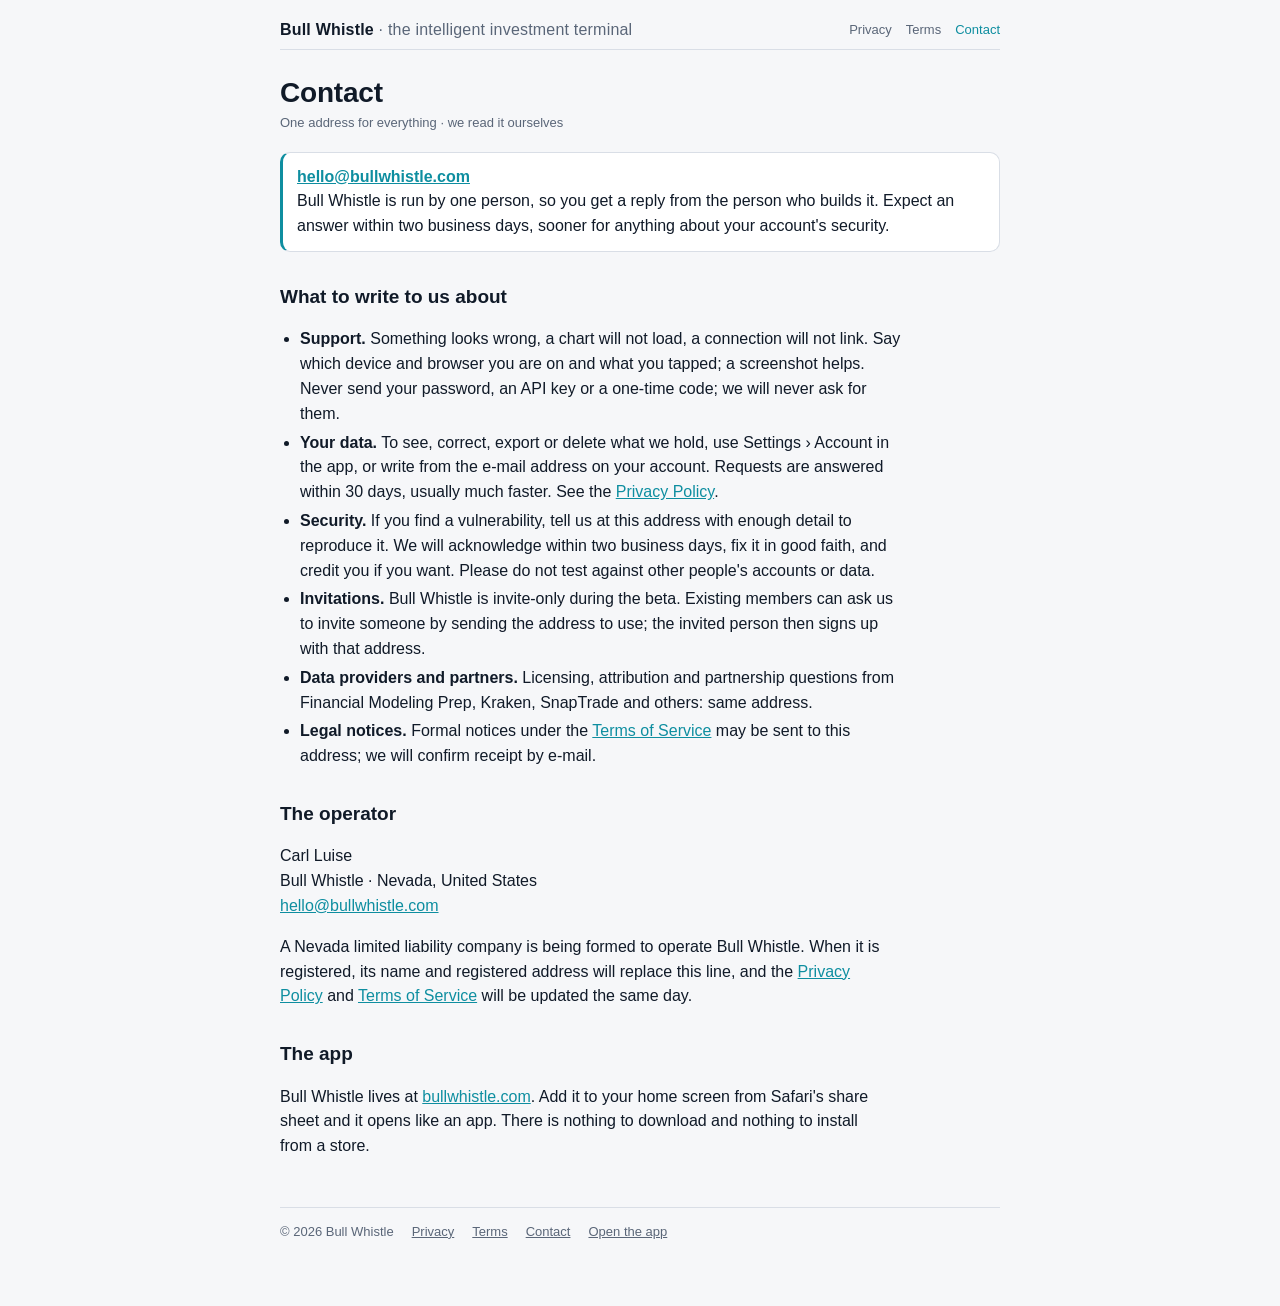
<file: contact.html>
<!DOCTYPE html>
<html lang="en">
<head>
<meta charset="utf-8">
<meta name="viewport" content="width=device-width, initial-scale=1, viewport-fit=cover">
<title>Bull Whistle — Contact</title>
<meta name="description" content="How to reach Bull Whistle: support, data requests, security reports, invitations.">
<link rel="icon" href="favicon-32.png" sizes="32x32">
<link rel="stylesheet" href="legal.css">
</head>
<body>
<div class="wrap">
<header class="top">
  <a class="brand" href="./">Bull Whistle <span>· the intelligent investment terminal</span></a>
  <nav><a href="privacy.html">Privacy</a><a href="terms.html">Terms</a><a href="contact.html" aria-current="page">Contact</a></nav>
</header>

<h1>Contact</h1>
<p class="meta">One address for everything · we read it ourselves</p>

<div class="note">
<b><a href="mailto:hello@bullwhistle.com">hello@bullwhistle.com</a></b><br>
Bull Whistle is run by one person, so you get a reply from the person who builds it. Expect an answer within two business days, sooner
for anything about your account's security.
</div>

<h2>What to write to us about</h2>
<ul>
<li><b>Support.</b> Something looks wrong, a chart will not load, a connection will not link. Say which device and browser you are on and
what you tapped; a screenshot helps. Never send your password, an API key or a one-time code; we will never ask for them.</li>
<li><b>Your data.</b> To see, correct, export or delete what we hold, use Settings › Account in the app, or write from the e-mail address
on your account. Requests are answered within 30 days, usually much faster. See the <a href="privacy.html#rights">Privacy Policy</a>.</li>
<li><b>Security.</b> If you find a vulnerability, tell us at this address with enough detail to reproduce it. We will acknowledge within two
business days, fix it in good faith, and credit you if you want. Please do not test against other people's accounts or data.</li>
<li><b>Invitations.</b> Bull Whistle is invite-only during the beta. Existing members can ask us to invite someone by sending the address
to use; the invited person then signs up with that address.</li>
<li><b>Data providers and partners.</b> Licensing, attribution and partnership questions from Financial Modeling Prep, Kraken, SnapTrade
and others: same address.</li>
<li><b>Legal notices.</b> Formal notices under the <a href="terms.html">Terms of Service</a> may be sent to this address; we will confirm
receipt by e-mail.</li>
</ul>

<h2>The operator</h2>
<p>Carl Luise<br>Bull Whistle · Nevada, United States<br>
<a href="mailto:hello@bullwhistle.com">hello@bullwhistle.com</a></p>
<p>A Nevada limited liability company is being formed to operate Bull Whistle. When it is registered, its name and registered address
will replace this line, and the <a href="privacy.html">Privacy Policy</a> and <a href="terms.html">Terms of Service</a> will be updated the
same day.</p>

<h2>The app</h2>
<p>Bull Whistle lives at <a href="https://bullwhistle.com">bullwhistle.com</a>. Add it to your home screen from Safari's share sheet and it
opens like an app. There is nothing to download and nothing to install from a store.</p>

<footer class="foot">
<span>© 2026 Bull Whistle</span>
<a href="privacy.html">Privacy</a><a href="terms.html">Terms</a><a href="contact.html">Contact</a><a href="./">Open the app</a>
</footer>
</div>
</body>
</html>
</file>
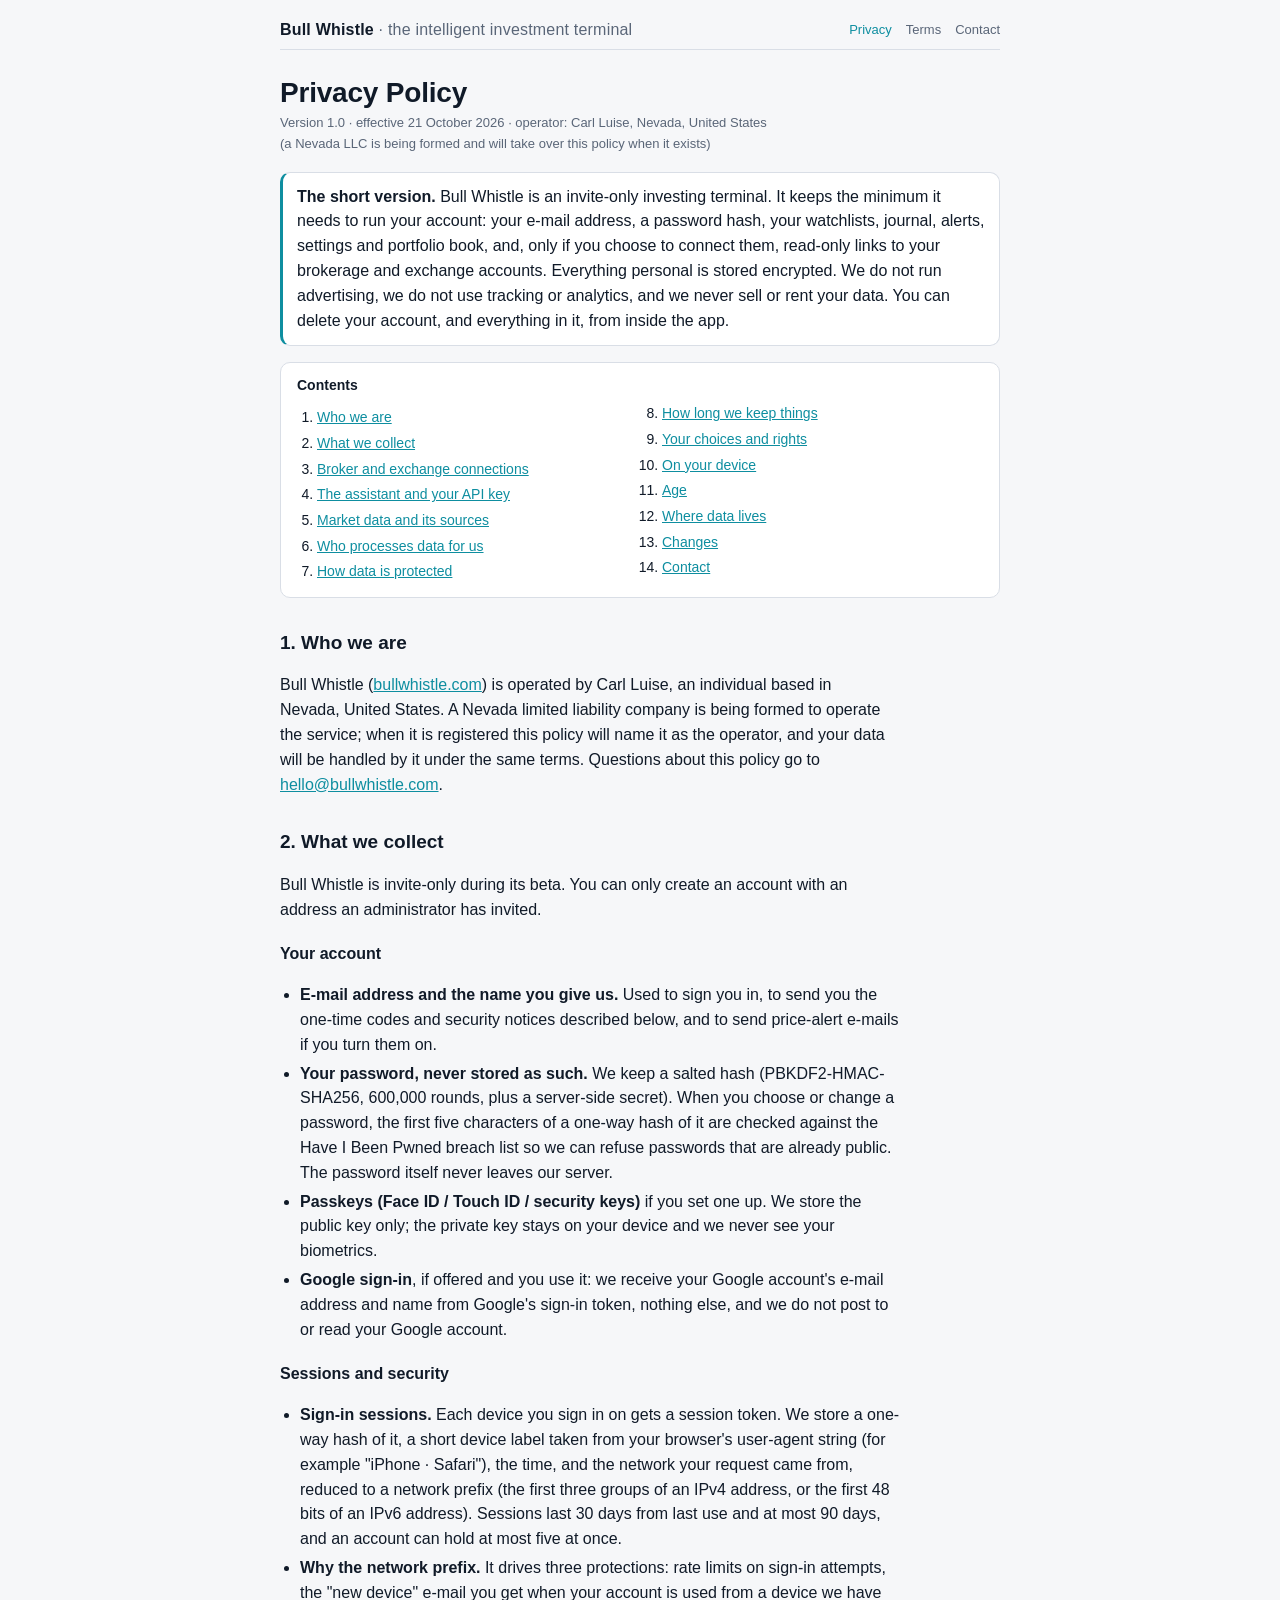
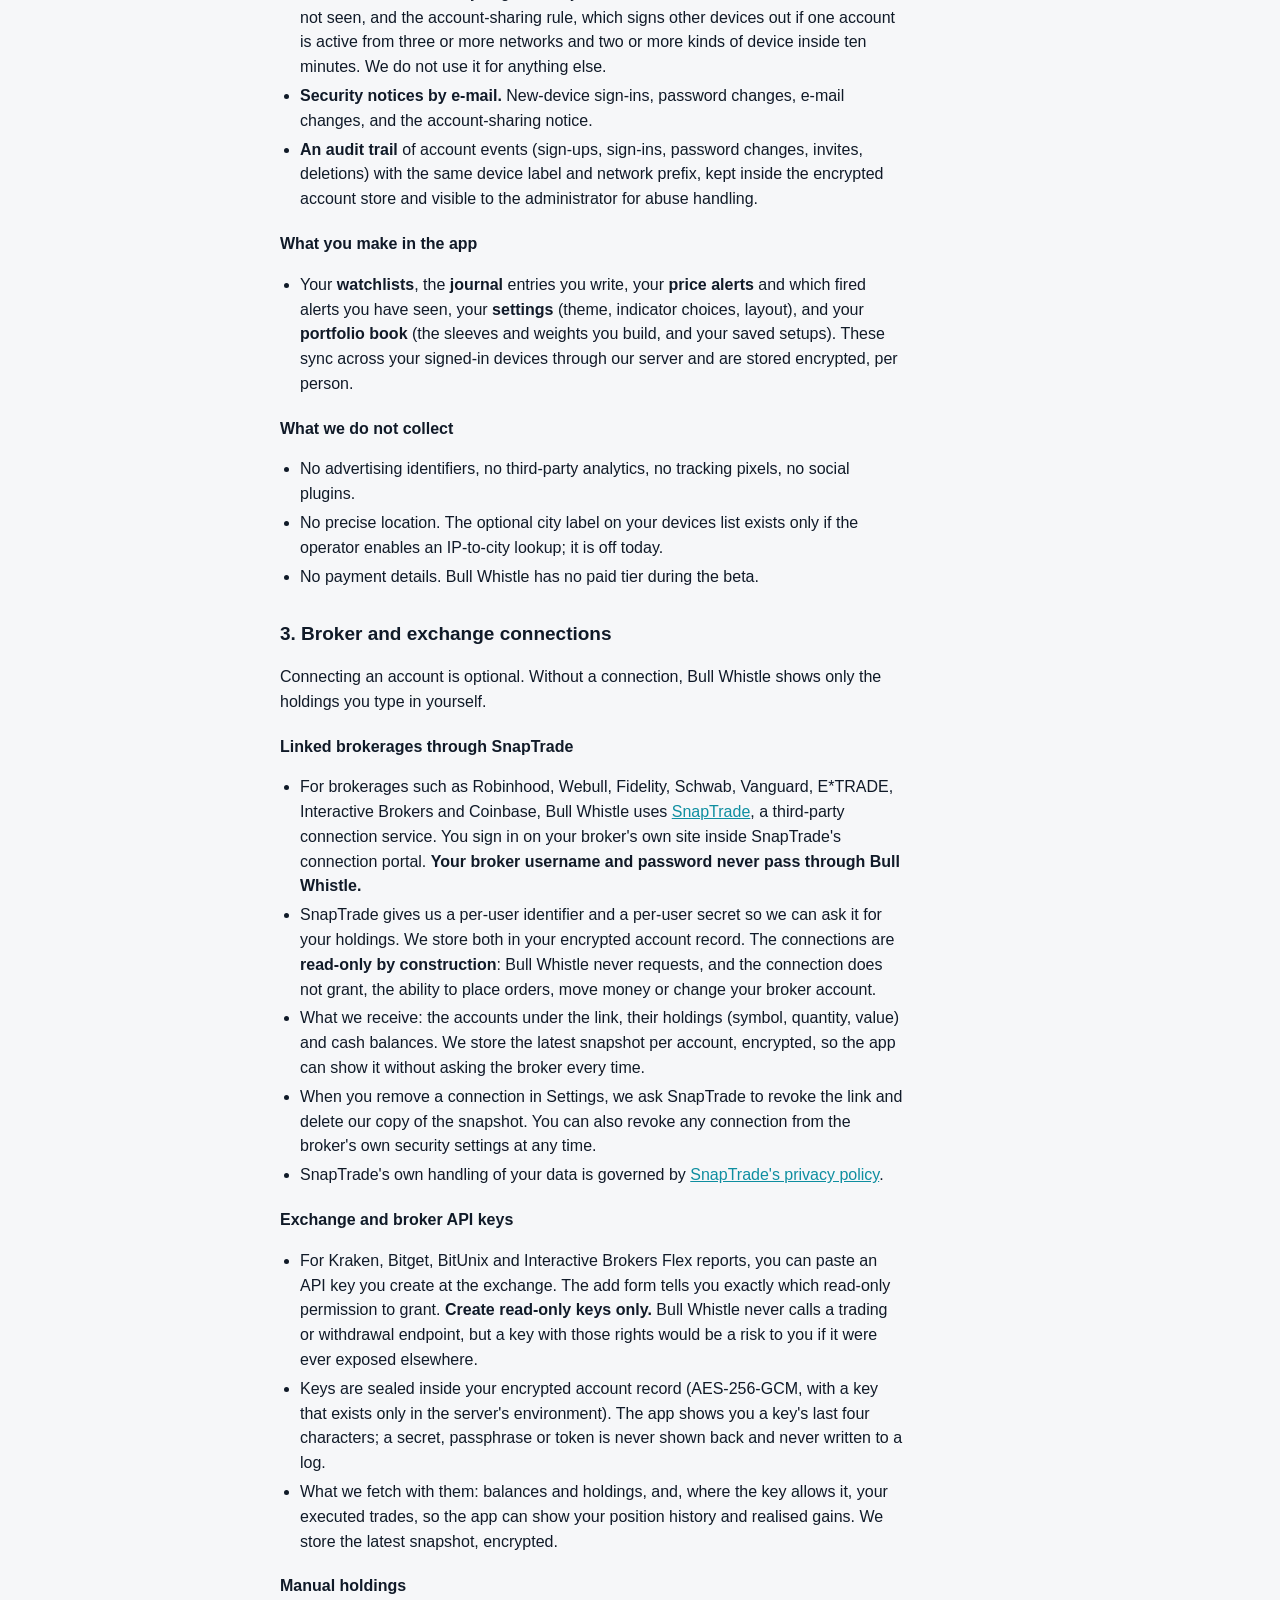
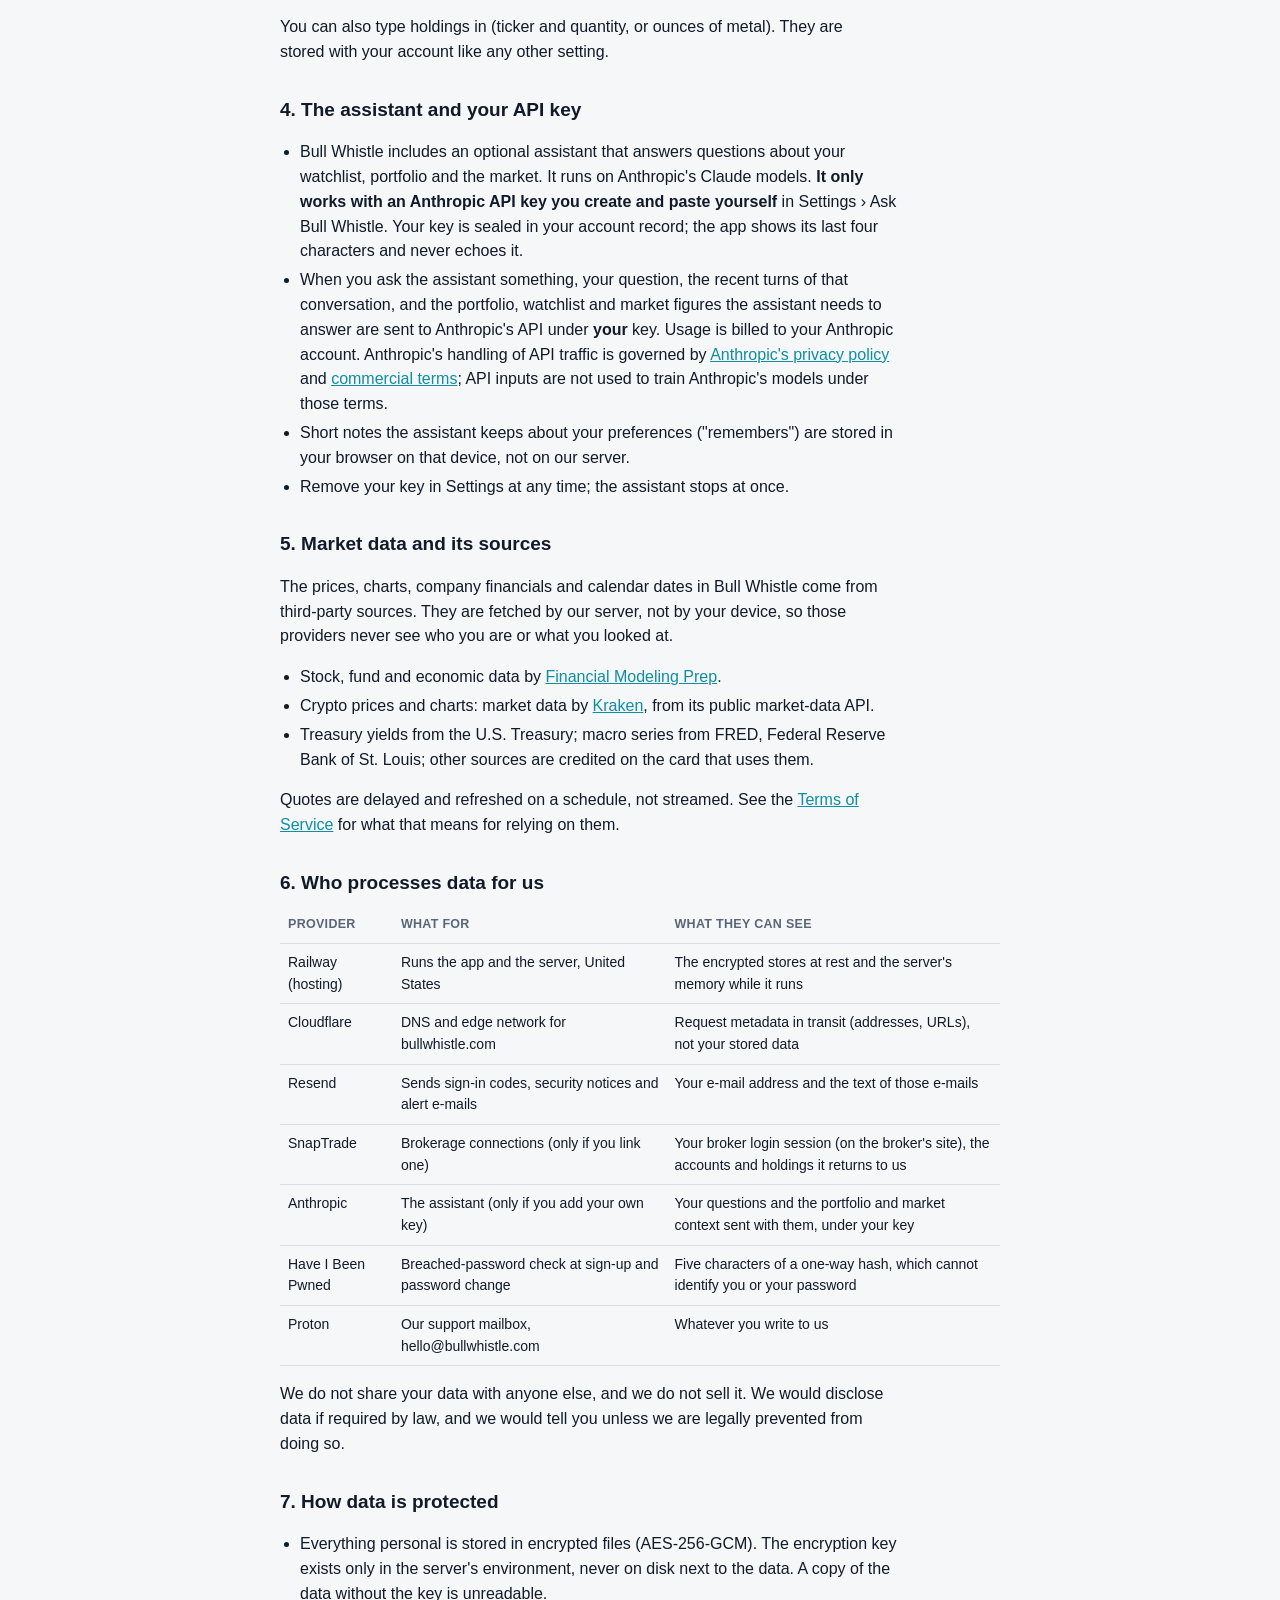
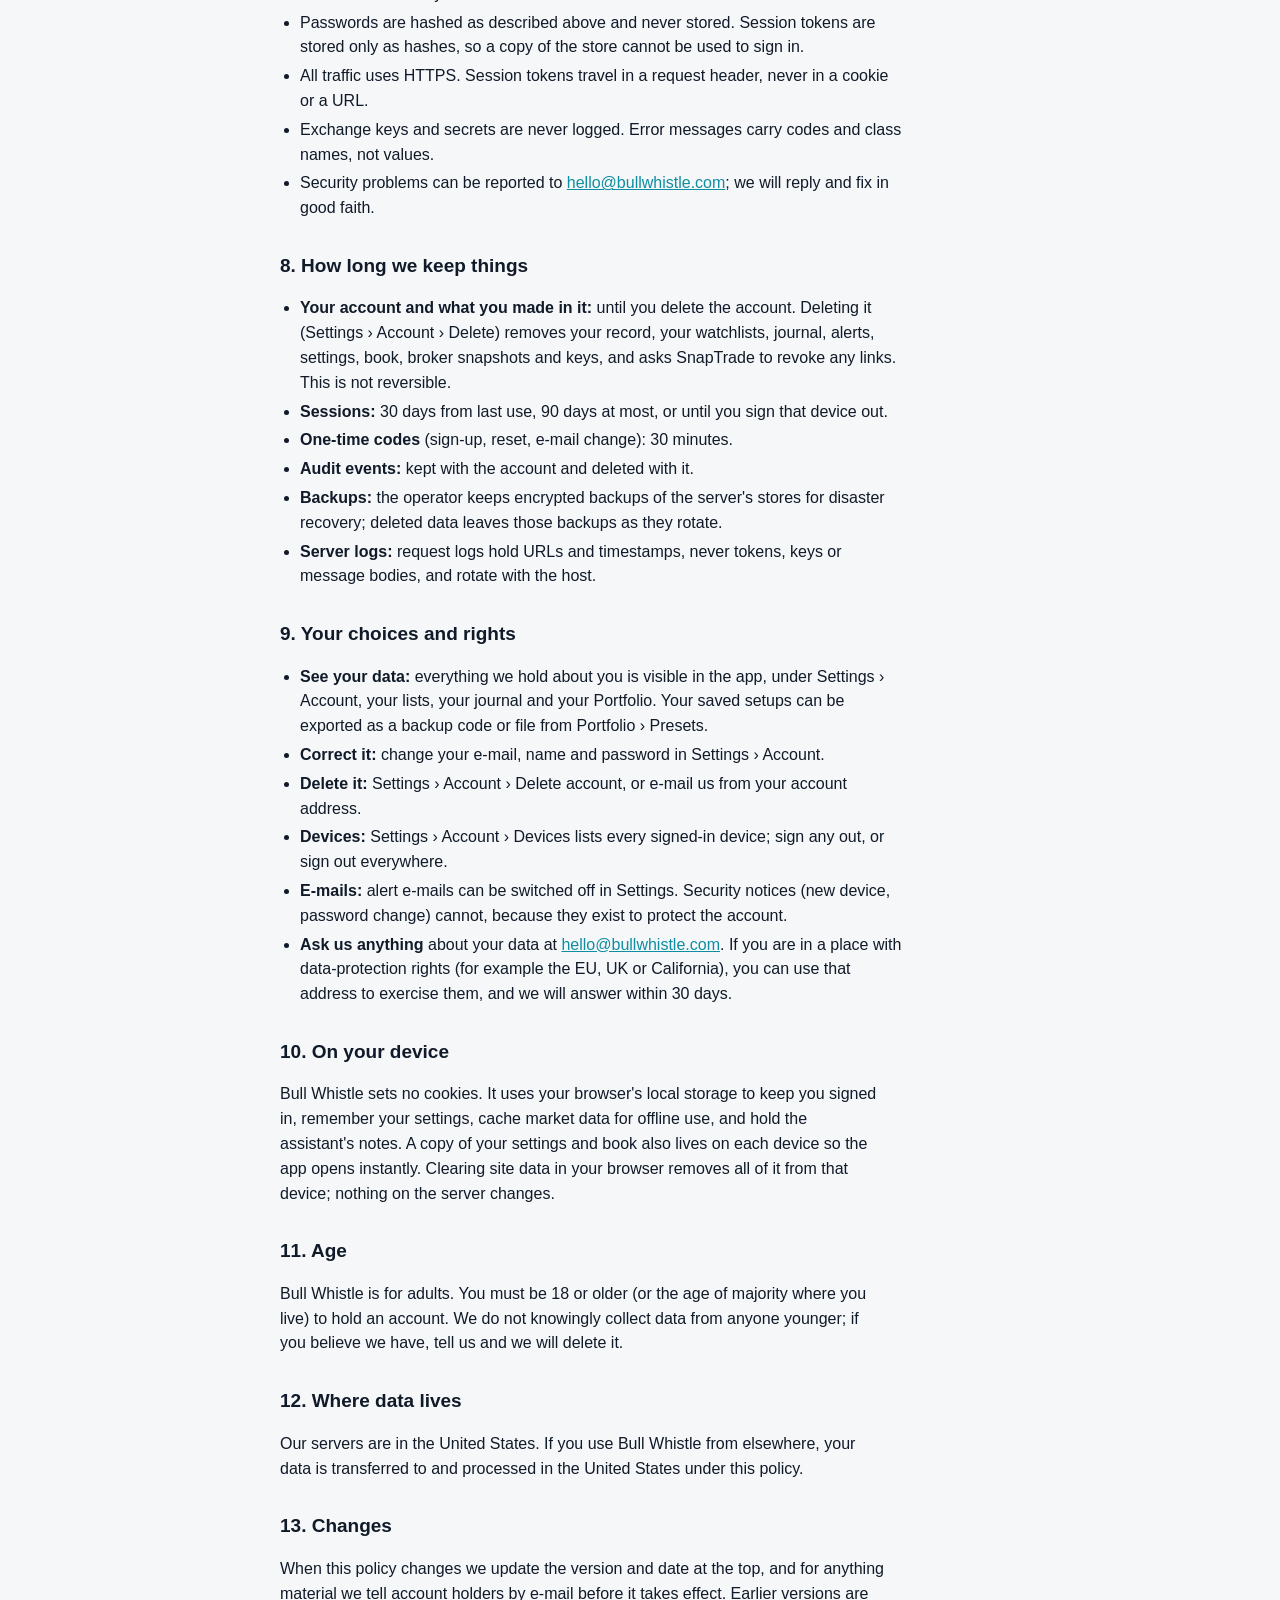
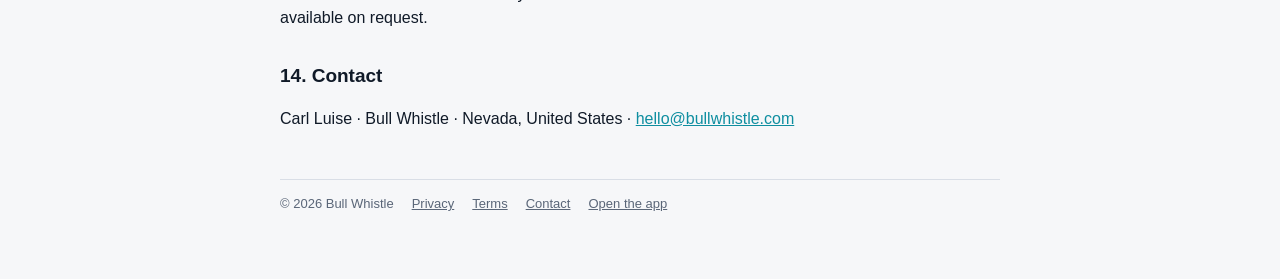
<file: privacy.html>
<!DOCTYPE html>
<html lang="en">
<head>
<meta charset="utf-8">
<meta name="viewport" content="width=device-width, initial-scale=1, viewport-fit=cover">
<title>Bull Whistle — Privacy Policy</title>
<meta name="description" content="What Bull Whistle collects, why, where it goes, and how to get it deleted.">
<link rel="icon" href="favicon-32.png" sizes="32x32">
<link rel="stylesheet" href="legal.css">
</head>
<body>
<div class="wrap">
<header class="top">
  <a class="brand" href="./">Bull Whistle <span>· the intelligent investment terminal</span></a>
  <nav><a href="privacy.html" aria-current="page">Privacy</a><a href="terms.html">Terms</a><a href="contact.html">Contact</a></nav>
</header>

<h1>Privacy Policy</h1>
<p class="meta">Version 1.0 · effective 21 October 2026 · operator: Carl Luise, Nevada, United States (a Nevada LLC is being formed and will take over this policy when it exists)</p>

<div class="note">
<b>The short version.</b> Bull Whistle is an invite-only investing terminal. It keeps the minimum it needs to run your account:
your e-mail address, a password hash, your watchlists, journal, alerts, settings and portfolio book, and, only if you choose to connect
them, read-only links to your brokerage and exchange accounts. Everything personal is stored encrypted. We do not run advertising, we do
not use tracking or analytics, and we never sell or rent your data. You can delete your account, and everything in it, from inside the app.
</div>

<div class="toc"><b>Contents</b>
<ol>
<li><a href="#who">Who we are</a></li>
<li><a href="#collect">What we collect</a></li>
<li><a href="#brokers">Broker and exchange connections</a></li>
<li><a href="#assistant">The assistant and your API key</a></li>
<li><a href="#market">Market data and its sources</a></li>
<li><a href="#processors">Who processes data for us</a></li>
<li><a href="#storage">How data is protected</a></li>
<li><a href="#retention">How long we keep things</a></li>
<li><a href="#rights">Your choices and rights</a></li>
<li><a href="#device">On your device</a></li>
<li><a href="#age">Age</a></li>
<li><a href="#international">Where data lives</a></li>
<li><a href="#changes">Changes</a></li>
<li><a href="#contact">Contact</a></li>
</ol></div>

<h2 id="who">1. Who we are</h2>
<p>Bull Whistle (<a href="https://bullwhistle.com">bullwhistle.com</a>) is operated by Carl Luise, an individual based in Nevada, United
States. A Nevada limited liability company is being formed to operate the service; when it is registered this policy will name it as the
operator, and your data will be handled by it under the same terms. Questions about this policy go to
<a href="mailto:hello@bullwhistle.com">hello@bullwhistle.com</a>.</p>

<h2 id="collect">2. What we collect</h2>
<p>Bull Whistle is invite-only during its beta. You can only create an account with an address an administrator has invited.</p>

<h3>Your account</h3>
<ul>
<li><b>E-mail address and the name you give us.</b> Used to sign you in, to send you the one-time codes and security notices described
below, and to send price-alert e-mails if you turn them on.</li>
<li><b>Your password, never stored as such.</b> We keep a salted hash (PBKDF2-HMAC-SHA256, 600,000 rounds, plus a server-side secret).
When you choose or change a password, the first five characters of a one-way hash of it are checked against the Have I Been Pwned breach
list so we can refuse passwords that are already public. The password itself never leaves our server.</li>
<li><b>Passkeys (Face ID / Touch ID / security keys)</b> if you set one up. We store the public key only; the private key stays on your
device and we never see your biometrics.</li>
<li><b>Google sign-in</b>, if offered and you use it: we receive your Google account's e-mail address and name from Google's sign-in
token, nothing else, and we do not post to or read your Google account.</li>
</ul>

<h3>Sessions and security</h3>
<ul>
<li><b>Sign-in sessions.</b> Each device you sign in on gets a session token. We store a one-way hash of it, a short device label taken
from your browser's user-agent string (for example "iPhone · Safari"), the time, and the network your request came from, reduced to a
network prefix (the first three groups of an IPv4 address, or the first 48 bits of an IPv6 address). Sessions last 30 days from last use
and at most 90 days, and an account can hold at most five at once.</li>
<li><b>Why the network prefix.</b> It drives three protections: rate limits on sign-in attempts, the "new device" e-mail you get when
your account is used from a device we have not seen, and the account-sharing rule, which signs other devices out if one account is active
from three or more networks and two or more kinds of device inside ten minutes. We do not use it for anything else.</li>
<li><b>Security notices by e-mail.</b> New-device sign-ins, password changes, e-mail changes, and the account-sharing notice.</li>
<li><b>An audit trail</b> of account events (sign-ups, sign-ins, password changes, invites, deletions) with the same device label and
network prefix, kept inside the encrypted account store and visible to the administrator for abuse handling.</li>
</ul>

<h3>What you make in the app</h3>
<ul>
<li>Your <b>watchlists</b>, the <b>journal</b> entries you write, your <b>price alerts</b> and which fired alerts you have seen, your
<b>settings</b> (theme, indicator choices, layout), and your <b>portfolio book</b> (the sleeves and weights you build, and your saved
setups). These sync across your signed-in devices through our server and are stored encrypted, per person.</li>
</ul>

<h3>What we do not collect</h3>
<ul>
<li>No advertising identifiers, no third-party analytics, no tracking pixels, no social plugins.</li>
<li>No precise location. The optional city label on your devices list exists only if the operator enables an IP-to-city lookup; it is
off today.</li>
<li>No payment details. Bull Whistle has no paid tier during the beta.</li>
</ul>

<h2 id="brokers">3. Broker and exchange connections</h2>
<p>Connecting an account is optional. Without a connection, Bull Whistle shows only the holdings you type in yourself.</p>

<h3>Linked brokerages through SnapTrade</h3>
<ul>
<li>For brokerages such as Robinhood, Webull, Fidelity, Schwab, Vanguard, E*TRADE, Interactive Brokers and Coinbase, Bull Whistle uses
<a href="https://snaptrade.com">SnapTrade</a>, a third-party connection service. You sign in on your broker's own site inside
SnapTrade's connection portal. <b>Your broker username and password never pass through Bull Whistle.</b></li>
<li>SnapTrade gives us a per-user identifier and a per-user secret so we can ask it for your holdings. We store both in your encrypted
account record. The connections are <b>read-only by construction</b>: Bull Whistle never requests, and the connection does not grant,
the ability to place orders, move money or change your broker account.</li>
<li>What we receive: the accounts under the link, their holdings (symbol, quantity, value) and cash balances. We store the latest snapshot
per account, encrypted, so the app can show it without asking the broker every time.</li>
<li>When you remove a connection in Settings, we ask SnapTrade to revoke the link and delete our copy of the snapshot. You can also
revoke any connection from the broker's own security settings at any time.</li>
<li>SnapTrade's own handling of your data is governed by <a href="https://snaptrade.com/privacy">SnapTrade's privacy policy</a>.</li>
</ul>

<h3>Exchange and broker API keys</h3>
<ul>
<li>For Kraken, Bitget, BitUnix and Interactive Brokers Flex reports, you can paste an API key you create at the exchange. The add form
tells you exactly which read-only permission to grant. <b>Create read-only keys only.</b> Bull Whistle never calls a trading or withdrawal
endpoint, but a key with those rights would be a risk to you if it were ever exposed elsewhere.</li>
<li>Keys are sealed inside your encrypted account record (AES-256-GCM, with a key that exists only in the server's environment). The
app shows you a key's last four characters; a secret, passphrase or token is never shown back and never written to a log.</li>
<li>What we fetch with them: balances and holdings, and, where the key allows it, your executed trades, so the app can show your
position history and realised gains. We store the latest snapshot, encrypted.</li>
</ul>

<h3>Manual holdings</h3>
<p>You can also type holdings in (ticker and quantity, or ounces of metal). They are stored with your account like any other setting.</p>

<h2 id="assistant">4. The assistant and your API key</h2>
<ul>
<li>Bull Whistle includes an optional assistant that answers questions about your watchlist, portfolio and the market. It runs on
Anthropic's Claude models. <b>It only works with an Anthropic API key you create and paste yourself</b> in Settings › Ask Bull
Whistle. Your key is sealed in your account record; the app shows its last four characters and never echoes it.</li>
<li>When you ask the assistant something, your question, the recent turns of that conversation, and the portfolio, watchlist and market
figures the assistant needs to answer are sent to Anthropic's API under <b>your</b> key. Usage is billed to your Anthropic account.
Anthropic's handling of API traffic is governed by <a href="https://www.anthropic.com/legal/privacy">Anthropic's privacy policy</a> and
<a href="https://www.anthropic.com/legal/commercial-terms">commercial terms</a>; API inputs are not used to train Anthropic's models under
those terms.</li>
<li>Short notes the assistant keeps about your preferences ("remembers") are stored in your browser on that device, not on our server.</li>
<li>Remove your key in Settings at any time; the assistant stops at once.</li>
</ul>

<h2 id="market">5. Market data and its sources</h2>
<p>The prices, charts, company financials and calendar dates in Bull Whistle come from third-party sources. They are fetched by our
server, not by your device, so those providers never see who you are or what you looked at.</p>
<ul>
<li>Stock, fund and economic data by <a href="https://financialmodelingprep.com">Financial Modeling Prep</a>.</li>
<li>Crypto prices and charts: market data by <a href="https://www.kraken.com">Kraken</a>, from its public market-data API.</li>
<li>Treasury yields from the U.S. Treasury; macro series from FRED, Federal Reserve Bank of St. Louis; other sources are credited on the
card that uses them.</li>
</ul>
<p>Quotes are delayed and refreshed on a schedule, not streamed. See the <a href="terms.html#data">Terms of Service</a> for what that
means for relying on them.</p>

<h2 id="processors">6. Who processes data for us</h2>
<table>
<tr><th>Provider</th><th>What for</th><th>What they can see</th></tr>
<tr><td>Railway (hosting)</td><td>Runs the app and the server, United States</td><td>The encrypted stores at rest and the server's memory while it runs</td></tr>
<tr><td>Cloudflare</td><td>DNS and edge network for bullwhistle.com</td><td>Request metadata in transit (addresses, URLs), not your stored data</td></tr>
<tr><td>Resend</td><td>Sends sign-in codes, security notices and alert e-mails</td><td>Your e-mail address and the text of those e-mails</td></tr>
<tr><td>SnapTrade</td><td>Brokerage connections (only if you link one)</td><td>Your broker login session (on the broker's site), the accounts and holdings it returns to us</td></tr>
<tr><td>Anthropic</td><td>The assistant (only if you add your own key)</td><td>Your questions and the portfolio and market context sent with them, under your key</td></tr>
<tr><td>Have I Been Pwned</td><td>Breached-password check at sign-up and password change</td><td>Five characters of a one-way hash, which cannot identify you or your password</td></tr>
<tr><td>Proton</td><td>Our support mailbox, hello@bullwhistle.com</td><td>Whatever you write to us</td></tr>
</table>
<p>We do not share your data with anyone else, and we do not sell it. We would disclose data if required by law, and we would tell you
unless we are legally prevented from doing so.</p>

<h2 id="storage">7. How data is protected</h2>
<ul>
<li>Everything personal is stored in encrypted files (AES-256-GCM). The encryption key exists only in the server's environment, never
on disk next to the data. A copy of the data without the key is unreadable.</li>
<li>Passwords are hashed as described above and never stored. Session tokens are stored only as hashes, so a copy of the store cannot be
used to sign in.</li>
<li>All traffic uses HTTPS. Session tokens travel in a request header, never in a cookie or a URL.</li>
<li>Exchange keys and secrets are never logged. Error messages carry codes and class names, not values.</li>
<li>Security problems can be reported to <a href="mailto:hello@bullwhistle.com">hello@bullwhistle.com</a>; we will reply and fix in good faith.</li>
</ul>

<h2 id="retention">8. How long we keep things</h2>
<ul>
<li><b>Your account and what you made in it:</b> until you delete the account. Deleting it (Settings › Account › Delete) removes your
record, your watchlists, journal, alerts, settings, book, broker snapshots and keys, and asks SnapTrade to revoke any links. This is not
reversible.</li>
<li><b>Sessions:</b> 30 days from last use, 90 days at most, or until you sign that device out.</li>
<li><b>One-time codes</b> (sign-up, reset, e-mail change): 30 minutes.</li>
<li><b>Audit events:</b> kept with the account and deleted with it.</li>
<li><b>Backups:</b> the operator keeps encrypted backups of the server's stores for disaster recovery; deleted data leaves those backups
as they rotate.</li>
<li><b>Server logs:</b> request logs hold URLs and timestamps, never tokens, keys or message bodies, and rotate with the host.</li>
</ul>

<h2 id="rights">9. Your choices and rights</h2>
<ul>
<li><b>See your data:</b> everything we hold about you is visible in the app, under Settings › Account, your lists, your journal and your
Portfolio. Your saved setups can be exported as a backup code or file from Portfolio › Presets.</li>
<li><b>Correct it:</b> change your e-mail, name and password in Settings › Account.</li>
<li><b>Delete it:</b> Settings › Account › Delete account, or e-mail us from your account address.</li>
<li><b>Devices:</b> Settings › Account › Devices lists every signed-in device; sign any out, or sign out everywhere.</li>
<li><b>E-mails:</b> alert e-mails can be switched off in Settings. Security notices (new device, password change) cannot, because they
exist to protect the account.</li>
<li><b>Ask us anything</b> about your data at <a href="mailto:hello@bullwhistle.com">hello@bullwhistle.com</a>. If you are in a place
with data-protection rights (for example the EU, UK or California), you can use that address to exercise them, and we will answer within
30 days.</li>
</ul>

<h2 id="device">10. On your device</h2>
<p>Bull Whistle sets no cookies. It uses your browser's local storage to keep you signed in, remember your settings, cache market data
for offline use, and hold the assistant's notes. A copy of your settings and book also lives on each device so the app opens instantly.
Clearing site data in your browser removes all of it from that device; nothing on the server changes.</p>

<h2 id="age">11. Age</h2>
<p>Bull Whistle is for adults. You must be 18 or older (or the age of majority where you live) to hold an account. We do not knowingly
collect data from anyone younger; if you believe we have, tell us and we will delete it.</p>

<h2 id="international">12. Where data lives</h2>
<p>Our servers are in the United States. If you use Bull Whistle from elsewhere, your data is transferred to and processed in the
United States under this policy.</p>

<h2 id="changes">13. Changes</h2>
<p>When this policy changes we update the version and date at the top, and for anything material we tell account holders by e-mail
before it takes effect. Earlier versions are available on request.</p>

<h2 id="contact">14. Contact</h2>
<p>Carl Luise · Bull Whistle · Nevada, United States · <a href="mailto:hello@bullwhistle.com">hello@bullwhistle.com</a></p>

<footer class="foot">
<span>© 2026 Bull Whistle</span>
<a href="privacy.html">Privacy</a><a href="terms.html">Terms</a><a href="contact.html">Contact</a><a href="./">Open the app</a>
</footer>
</div>
</body>
</html>
</file>
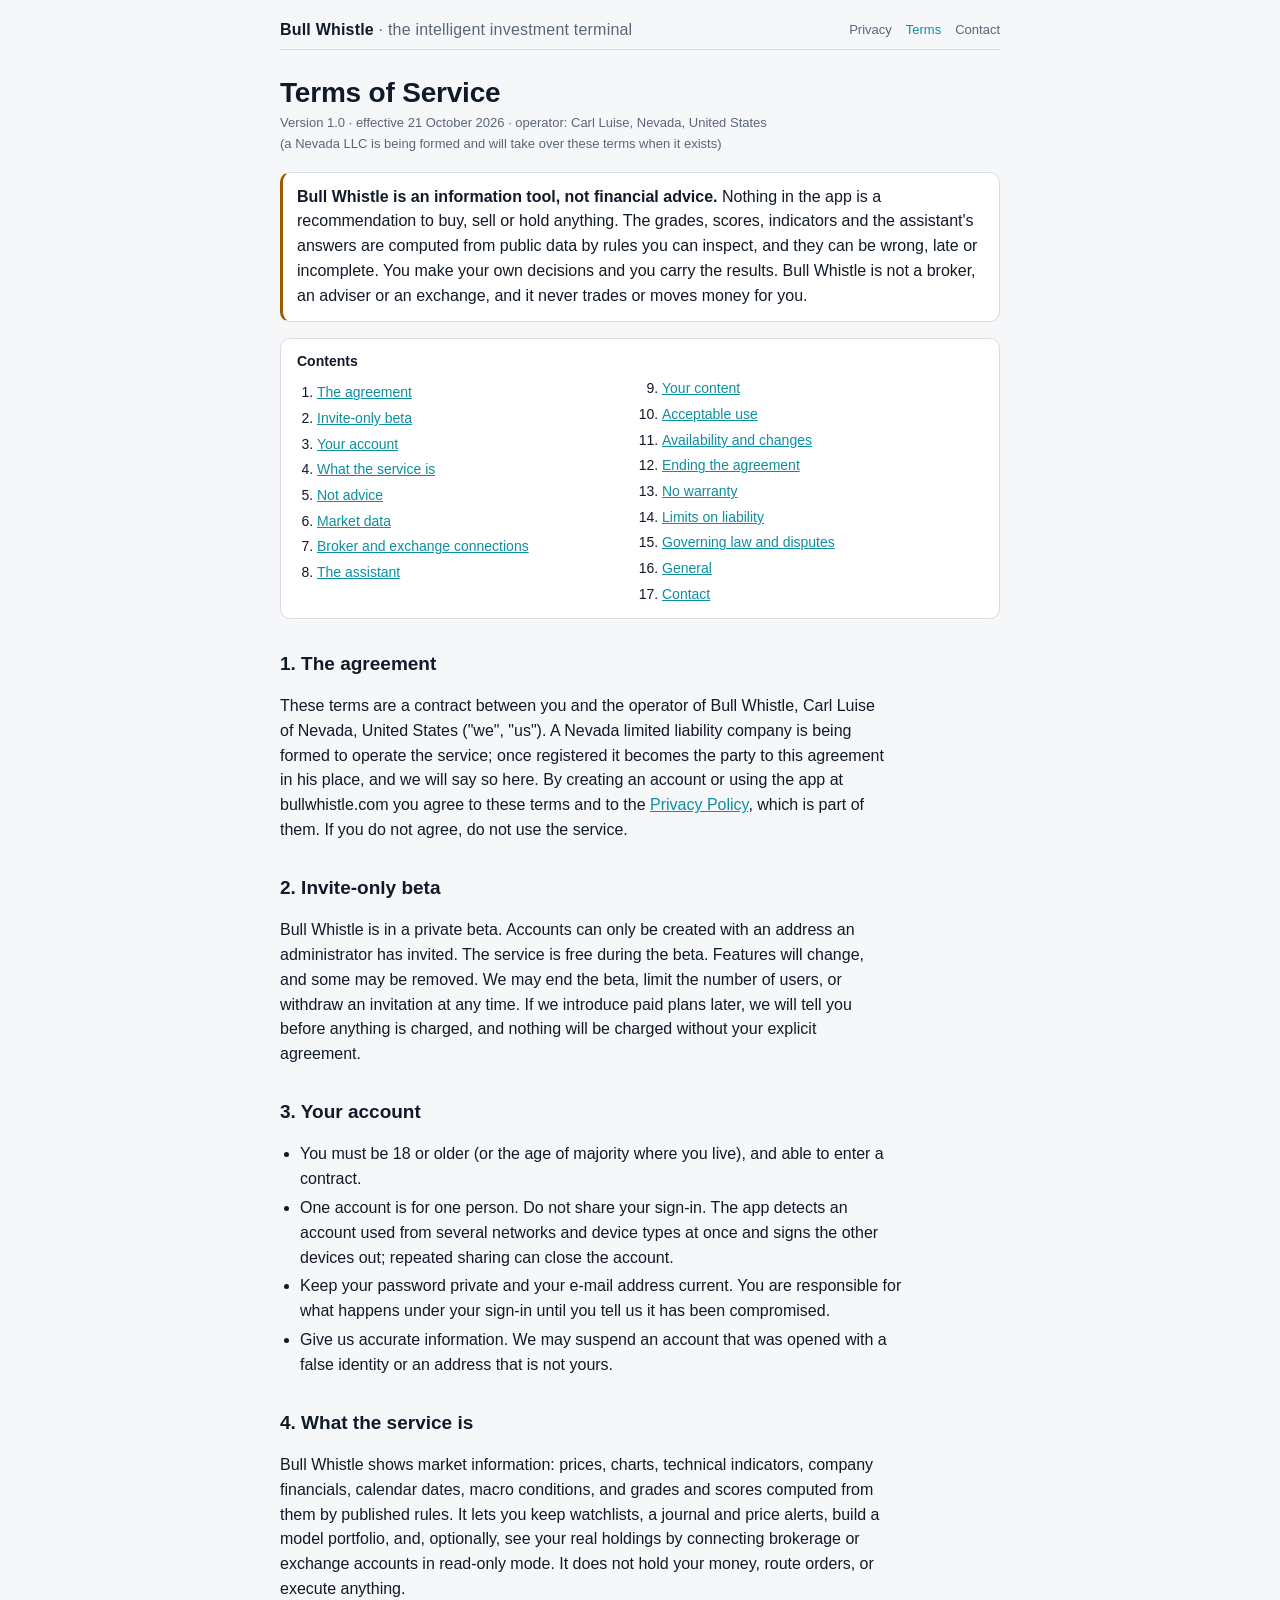
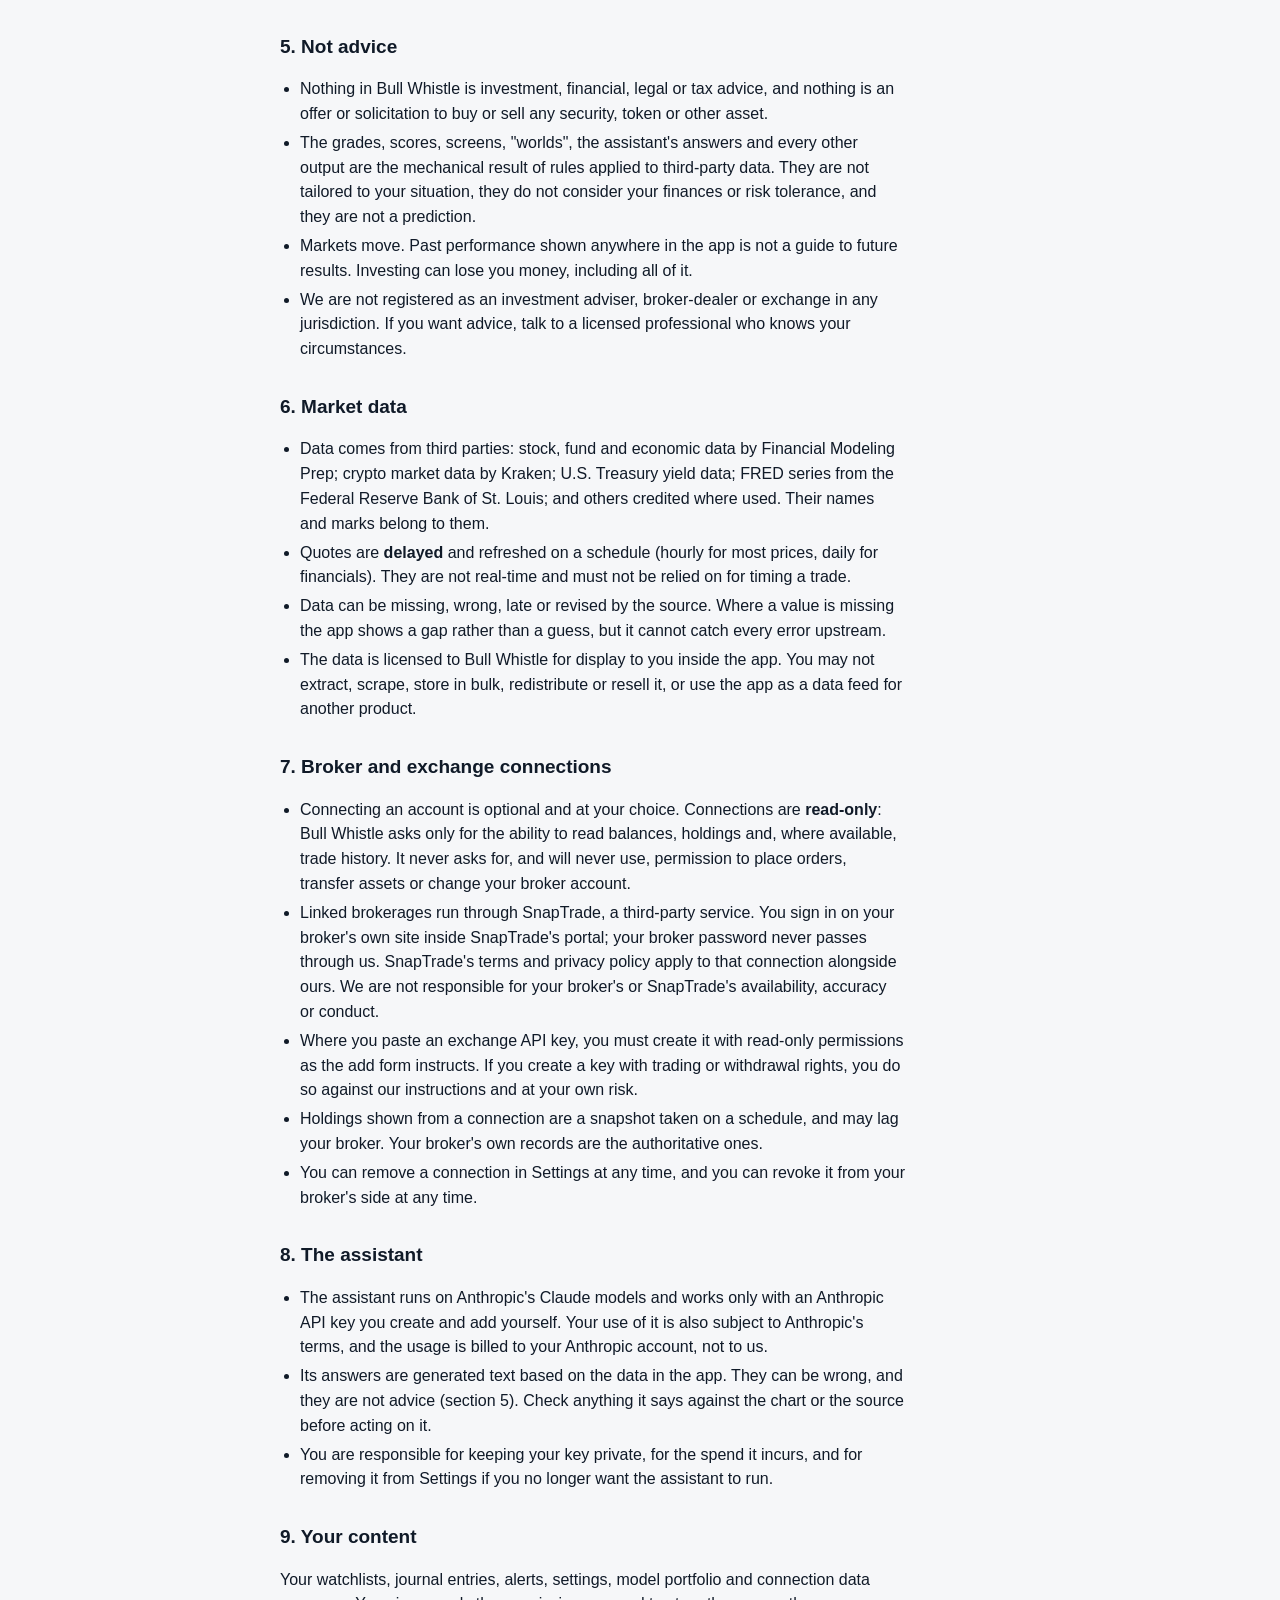
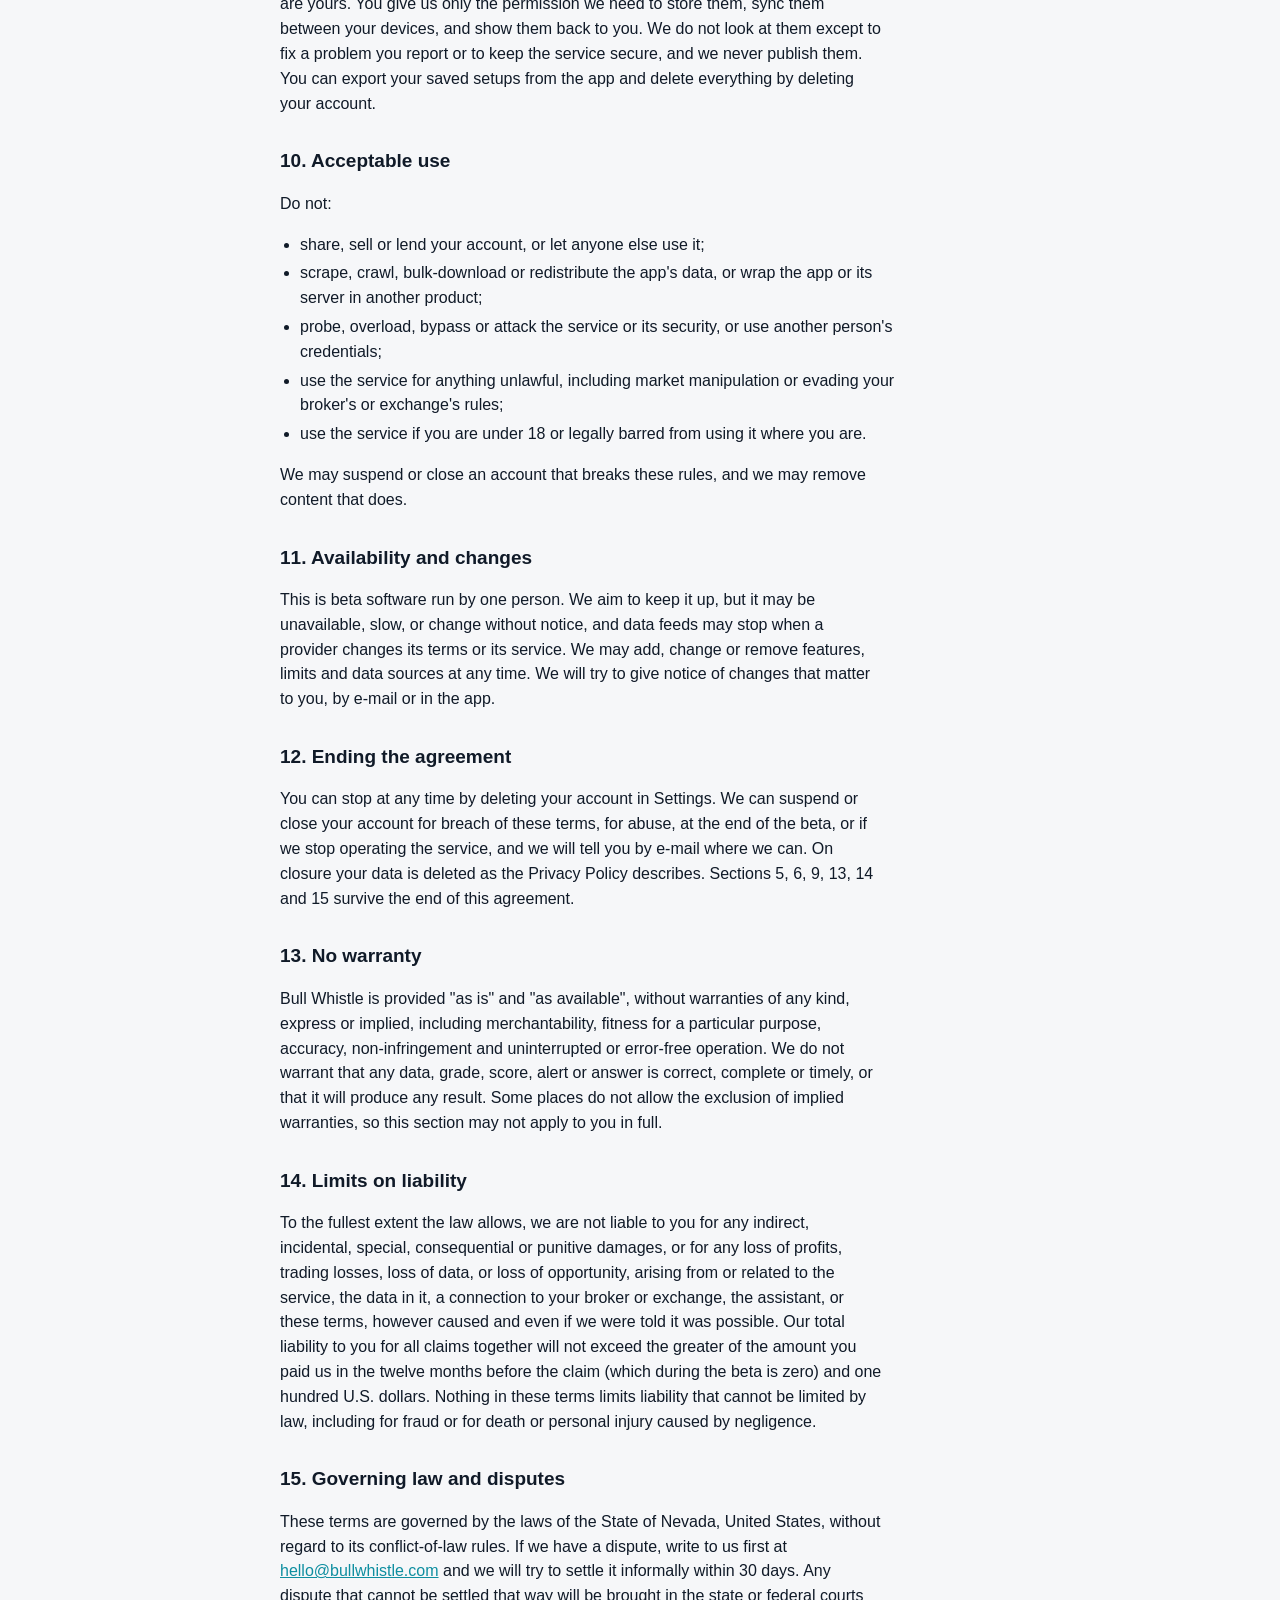
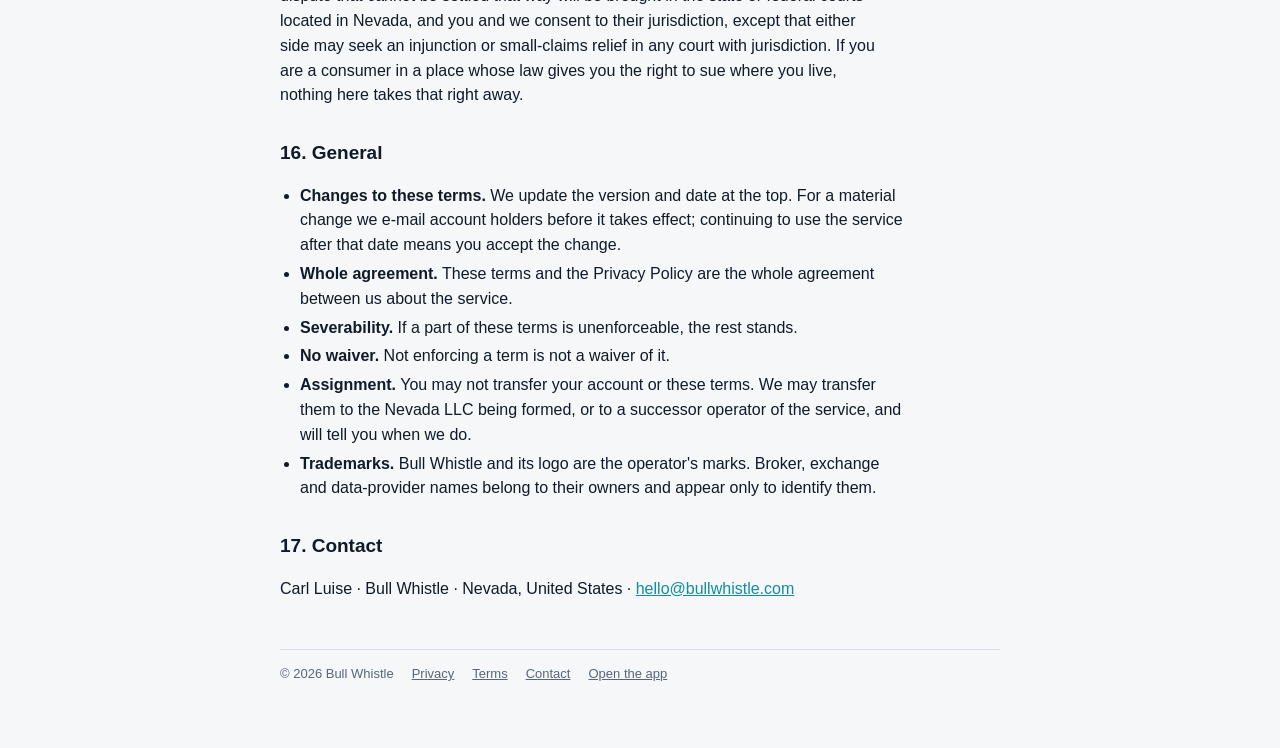
<file: terms.html>
<!DOCTYPE html>
<html lang="en">
<head>
<meta charset="utf-8">
<meta name="viewport" content="width=device-width, initial-scale=1, viewport-fit=cover">
<title>Bull Whistle — Terms of Service</title>
<meta name="description" content="The terms for using Bull Whistle, an invite-only investing terminal: information, not advice; read-only connections; your data; our limits.">
<link rel="icon" href="favicon-32.png" sizes="32x32">
<link rel="stylesheet" href="legal.css">
</head>
<body>
<div class="wrap">
<header class="top">
  <a class="brand" href="./">Bull Whistle <span>· the intelligent investment terminal</span></a>
  <nav><a href="privacy.html">Privacy</a><a href="terms.html" aria-current="page">Terms</a><a href="contact.html">Contact</a></nav>
</header>

<h1>Terms of Service</h1>
<p class="meta">Version 1.0 · effective 21 October 2026 · operator: Carl Luise, Nevada, United States (a Nevada LLC is being formed and will take over these terms when it exists)</p>

<div class="note warn">
<b>Bull Whistle is an information tool, not financial advice.</b> Nothing in the app is a recommendation to buy, sell or hold anything.
The grades, scores, indicators and the assistant's answers are computed from public data by rules you can inspect, and they can be wrong,
late or incomplete. You make your own decisions and you carry the results. Bull Whistle is not a broker, an adviser or an exchange, and it
never trades or moves money for you.
</div>

<div class="toc"><b>Contents</b>
<ol>
<li><a href="#agreement">The agreement</a></li>
<li><a href="#beta">Invite-only beta</a></li>
<li><a href="#account">Your account</a></li>
<li><a href="#service">What the service is</a></li>
<li><a href="#advice">Not advice</a></li>
<li><a href="#data">Market data</a></li>
<li><a href="#connections">Broker and exchange connections</a></li>
<li><a href="#assistant">The assistant</a></li>
<li><a href="#content">Your content</a></li>
<li><a href="#use">Acceptable use</a></li>
<li><a href="#availability">Availability and changes</a></li>
<li><a href="#termination">Ending the agreement</a></li>
<li><a href="#warranty">No warranty</a></li>
<li><a href="#liability">Limits on liability</a></li>
<li><a href="#law">Governing law and disputes</a></li>
<li><a href="#general">General</a></li>
<li><a href="#contact">Contact</a></li>
</ol></div>

<h2 id="agreement">1. The agreement</h2>
<p>These terms are a contract between you and the operator of Bull Whistle, Carl Luise of Nevada, United States ("we", "us"). A Nevada
limited liability company is being formed to operate the service; once registered it becomes the party to this agreement in his place,
and we will say so here. By creating an account or using the app at bullwhistle.com you agree to these terms and to the
<a href="privacy.html">Privacy Policy</a>, which is part of them. If you do not agree, do not use the service.</p>

<h2 id="beta">2. Invite-only beta</h2>
<p>Bull Whistle is in a private beta. Accounts can only be created with an address an administrator has invited. The service is free
during the beta. Features will change, and some may be removed. We may end the beta, limit the number of users, or withdraw an invitation
at any time. If we introduce paid plans later, we will tell you before anything is charged, and nothing will be charged without your
explicit agreement.</p>

<h2 id="account">3. Your account</h2>
<ul>
<li>You must be 18 or older (or the age of majority where you live), and able to enter a contract.</li>
<li>One account is for one person. Do not share your sign-in. The app detects an account used from several networks and device types at
once and signs the other devices out; repeated sharing can close the account.</li>
<li>Keep your password private and your e-mail address current. You are responsible for what happens under your sign-in until you tell us
it has been compromised.</li>
<li>Give us accurate information. We may suspend an account that was opened with a false identity or an address that is not yours.</li>
</ul>

<h2 id="service">4. What the service is</h2>
<p>Bull Whistle shows market information: prices, charts, technical indicators, company financials, calendar dates, macro conditions,
and grades and scores computed from them by published rules. It lets you keep watchlists, a journal and price alerts, build a model
portfolio, and, optionally, see your real holdings by connecting brokerage or exchange accounts in read-only mode. It does not hold your
money, route orders, or execute anything.</p>

<h2 id="advice">5. Not advice</h2>
<ul>
<li>Nothing in Bull Whistle is investment, financial, legal or tax advice, and nothing is an offer or solicitation to buy or sell any
security, token or other asset.</li>
<li>The grades, scores, screens, "worlds", the assistant's answers and every other output are the mechanical result of rules applied to
third-party data. They are not tailored to your situation, they do not consider your finances or risk tolerance, and they are not a
prediction.</li>
<li>Markets move. Past performance shown anywhere in the app is not a guide to future results. Investing can lose you money, including
all of it.</li>
<li>We are not registered as an investment adviser, broker-dealer or exchange in any jurisdiction. If you want advice, talk to a licensed
professional who knows your circumstances.</li>
</ul>

<h2 id="data">6. Market data</h2>
<ul>
<li>Data comes from third parties: stock, fund and economic data by Financial Modeling Prep; crypto market data by Kraken; U.S.
Treasury yield data; FRED series from the Federal Reserve Bank of St. Louis; and others credited where used. Their names and marks belong
to them.</li>
<li>Quotes are <b>delayed</b> and refreshed on a schedule (hourly for most prices, daily for financials). They are not real-time and must
not be relied on for timing a trade.</li>
<li>Data can be missing, wrong, late or revised by the source. Where a value is missing the app shows a gap rather than a guess, but it
cannot catch every error upstream.</li>
<li>The data is licensed to Bull Whistle for display to you inside the app. You may not extract, scrape, store in bulk, redistribute or
resell it, or use the app as a data feed for another product.</li>
</ul>

<h2 id="connections">7. Broker and exchange connections</h2>
<ul>
<li>Connecting an account is optional and at your choice. Connections are <b>read-only</b>: Bull Whistle asks only for the ability to
read balances, holdings and, where available, trade history. It never asks for, and will never use, permission to place orders, transfer
assets or change your broker account.</li>
<li>Linked brokerages run through SnapTrade, a third-party service. You sign in on your broker's own site inside SnapTrade's portal; your
broker password never passes through us. SnapTrade's terms and privacy policy apply to that connection alongside ours. We are not
responsible for your broker's or SnapTrade's availability, accuracy or conduct.</li>
<li>Where you paste an exchange API key, you must create it with read-only permissions as the add form instructs. If you create a key with
trading or withdrawal rights, you do so against our instructions and at your own risk.</li>
<li>Holdings shown from a connection are a snapshot taken on a schedule, and may lag your broker. Your broker's own records are the
authoritative ones.</li>
<li>You can remove a connection in Settings at any time, and you can revoke it from your broker's side at any time.</li>
</ul>

<h2 id="assistant">8. The assistant</h2>
<ul>
<li>The assistant runs on Anthropic's Claude models and works only with an Anthropic API key you create and add yourself. Your use of it
is also subject to Anthropic's terms, and the usage is billed to your Anthropic account, not to us.</li>
<li>Its answers are generated text based on the data in the app. They can be wrong, and they are not advice (section 5). Check anything
it says against the chart or the source before acting on it.</li>
<li>You are responsible for keeping your key private, for the spend it incurs, and for removing it from Settings if you no longer want
the assistant to run.</li>
</ul>

<h2 id="content">9. Your content</h2>
<p>Your watchlists, journal entries, alerts, settings, model portfolio and connection data are yours. You give us only the permission we
need to store them, sync them between your devices, and show them back to you. We do not look at them except to fix a problem you
report or to keep the service secure, and we never publish them. You can export your saved setups from the app and delete everything by
deleting your account.</p>

<h2 id="use">10. Acceptable use</h2>
<p>Do not:</p>
<ul>
<li>share, sell or lend your account, or let anyone else use it;</li>
<li>scrape, crawl, bulk-download or redistribute the app's data, or wrap the app or its server in another product;</li>
<li>probe, overload, bypass or attack the service or its security, or use another person's credentials;</li>
<li>use the service for anything unlawful, including market manipulation or evading your broker's or exchange's rules;</li>
<li>use the service if you are under 18 or legally barred from using it where you are.</li>
</ul>
<p>We may suspend or close an account that breaks these rules, and we may remove content that does.</p>

<h2 id="availability">11. Availability and changes</h2>
<p>This is beta software run by one person. We aim to keep it up, but it may be unavailable, slow, or change without notice, and data
feeds may stop when a provider changes its terms or its service. We may add, change or remove features, limits and data sources at any
time. We will try to give notice of changes that matter to you, by e-mail or in the app.</p>

<h2 id="termination">12. Ending the agreement</h2>
<p>You can stop at any time by deleting your account in Settings. We can suspend or close your account for breach of these terms, for
abuse, at the end of the beta, or if we stop operating the service, and we will tell you by e-mail where we can. On closure your data is
deleted as the Privacy Policy describes. Sections 5, 6, 9, 13, 14 and 15 survive the end of this agreement.</p>

<h2 id="warranty">13. No warranty</h2>
<p>Bull Whistle is provided "as is" and "as available", without warranties of any kind, express or implied, including merchantability,
fitness for a particular purpose, accuracy, non-infringement and uninterrupted or error-free operation. We do not warrant that any data,
grade, score, alert or answer is correct, complete or timely, or that it will produce any result. Some places do not allow the exclusion
of implied warranties, so this section may not apply to you in full.</p>

<h2 id="liability">14. Limits on liability</h2>
<p>To the fullest extent the law allows, we are not liable to you for any indirect, incidental, special, consequential or punitive
damages, or for any loss of profits, trading losses, loss of data, or loss of opportunity, arising from or related to the service, the
data in it, a connection to your broker or exchange, the assistant, or these terms, however caused and even if we were told it was
possible. Our total liability to you for all claims together will not exceed the greater of the amount you paid us in the twelve months
before the claim (which during the beta is zero) and one hundred U.S. dollars. Nothing in these terms limits liability that cannot be
limited by law, including for fraud or for death or personal injury caused by negligence.</p>

<h2 id="law">15. Governing law and disputes</h2>
<p>These terms are governed by the laws of the State of Nevada, United States, without regard to its conflict-of-law rules. If we have a
dispute, write to us first at <a href="mailto:hello@bullwhistle.com">hello@bullwhistle.com</a> and we will try to settle it informally
within 30 days. Any dispute that cannot be settled that way will be brought in the state or federal courts located in Nevada, and you and
we consent to their jurisdiction, except that either side may seek an injunction or small-claims relief in any court with jurisdiction.
If you are a consumer in a place whose law gives you the right to sue where you live, nothing here takes that right away.</p>

<h2 id="general">16. General</h2>
<ul>
<li><b>Changes to these terms.</b> We update the version and date at the top. For a material change we e-mail account holders before it
takes effect; continuing to use the service after that date means you accept the change.</li>
<li><b>Whole agreement.</b> These terms and the Privacy Policy are the whole agreement between us about the service.</li>
<li><b>Severability.</b> If a part of these terms is unenforceable, the rest stands.</li>
<li><b>No waiver.</b> Not enforcing a term is not a waiver of it.</li>
<li><b>Assignment.</b> You may not transfer your account or these terms. We may transfer them to the Nevada LLC being formed, or to a
successor operator of the service, and will tell you when we do.</li>
<li><b>Trademarks.</b> Bull Whistle and its logo are the operator's marks. Broker, exchange and data-provider names belong to their owners
and appear only to identify them.</li>
</ul>

<h2 id="contact">17. Contact</h2>
<p>Carl Luise · Bull Whistle · Nevada, United States · <a href="mailto:hello@bullwhistle.com">hello@bullwhistle.com</a></p>

<footer class="foot">
<span>© 2026 Bull Whistle</span>
<a href="privacy.html">Privacy</a><a href="terms.html">Terms</a><a href="contact.html">Contact</a><a href="./">Open the app</a>
</footer>
</div>
</body>
</html>
</file>
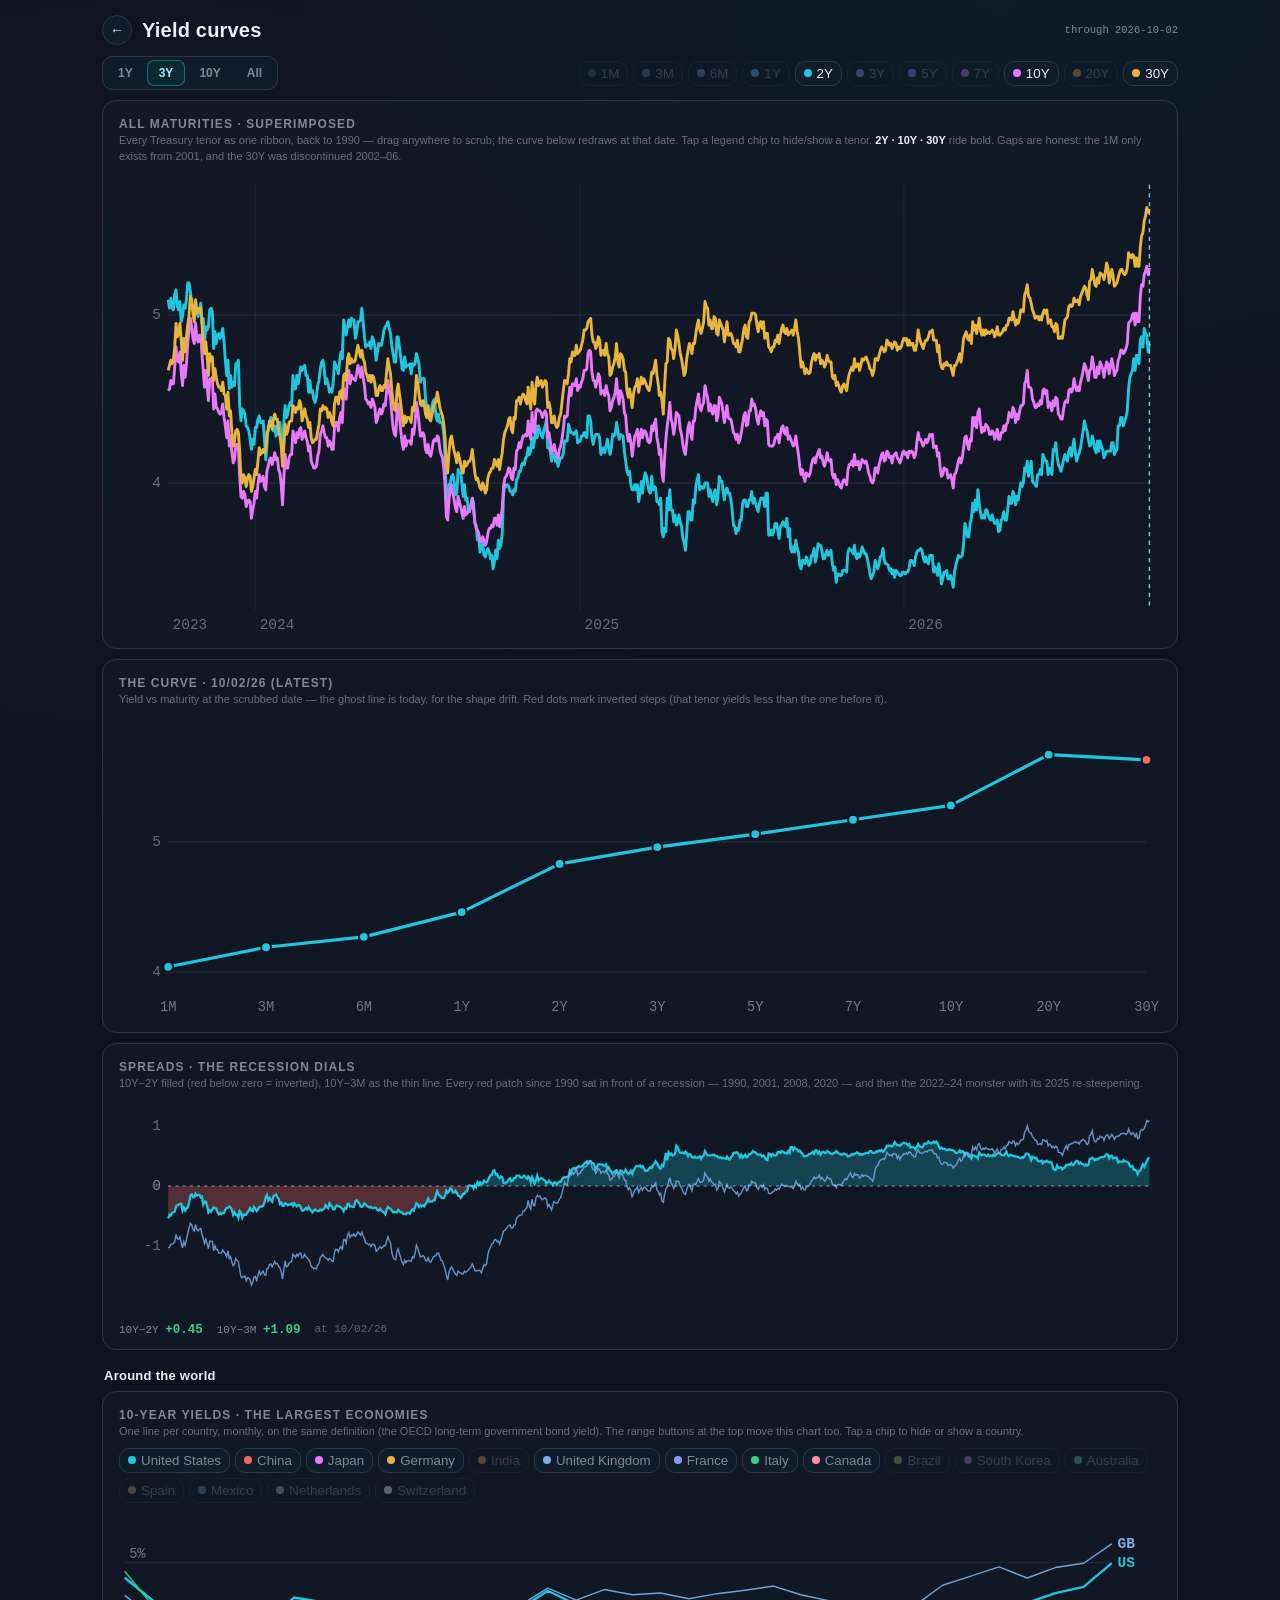
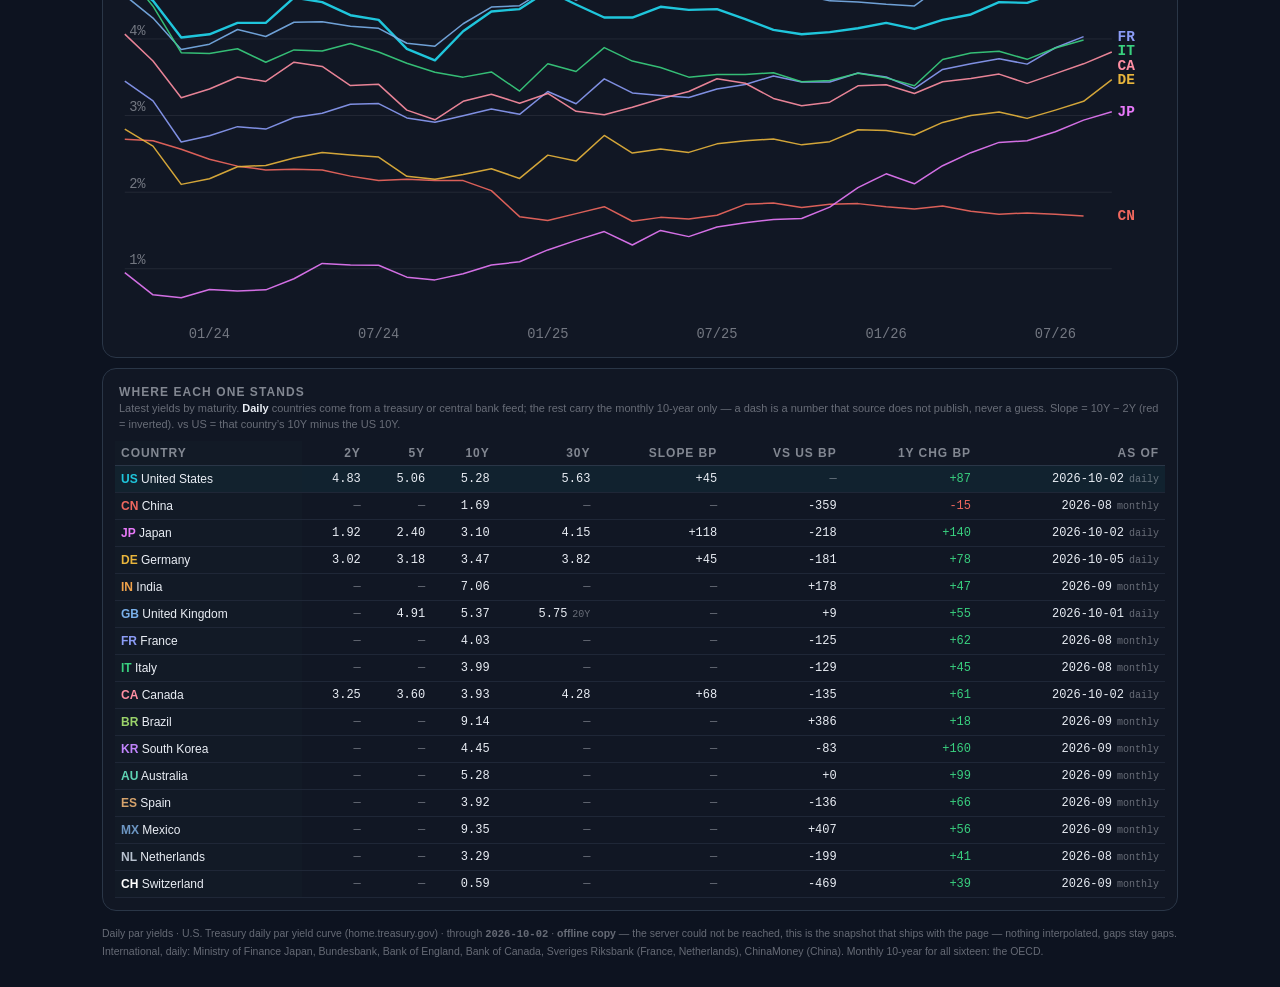
<file: yields.html>
<!DOCTYPE html>
<html>
<head>
<meta charset="utf-8">
<meta name="viewport" content="width=device-width, initial-scale=1, viewport-fit=cover">
<meta name="theme-color" content="#0D1320">
<title>Bull Whistle — Yield curves</title>
<link rel="icon" type="image/png" sizes="32x32" href="favicon-32.png">
<link rel="icon" type="image/png" sizes="16x16" href="favicon-16.png">
<link rel="apple-touch-icon" href="icon-180.png">
<style>
/* ===== the app's One Hand tokens (Stage 39) — keep in sync with the canonical ===== */
:root{
  --bg:#0D1320; --card:#172230; --panel:#121A26; --ink:#EAEEF5; --hair:#2A3647;
  --muted:rgba(234,238,245,.52); --muted2:rgba(234,238,245,.4);
  --sel-bg:#0c2830; --sel-ink:#9fe8f4; --sel-line:#1e6a78;
  --up:#39d07f; --dn:#f0685f; --teal:#1FC6DC;
}
*{box-sizing:border-box}
html,body{margin:0;background:
   radial-gradient(1200px 700px at 78% 0%, rgba(31,198,220,.05), transparent 60%),
   radial-gradient(1100px 800px at 12% 14%, rgba(217,69,182,.045), transparent 60%),
   var(--bg);
  color:var(--ink);
  font-family:-apple-system,BlinkMacSystemFont,"Segoe UI",Roboto,Helvetica,Arial,"DejaVu Sans",sans-serif;
  -webkit-font-smoothing:antialiased;}
.mono{font-family:ui-monospace,'SF Mono',Menlo,Consolas,monospace;font-variant-numeric:tabular-nums}
.wrap{max-width:1100px;margin:0 auto;padding:calc(10px + env(safe-area-inset-top)) 12px calc(28px + env(safe-area-inset-bottom))}
.hdr{display:flex;align-items:center;gap:10px;min-height:40px;margin-bottom:6px}
.back{appearance:none;width:30px;height:30px;border-radius:50%;border:1px solid var(--hair);
  background:#101b2b;color:var(--ink);font-weight:800;font-size:14px;cursor:pointer;flex:none}
.hdr h1{font-size:17px;font-weight:700;margin:0;letter-spacing:.2px}
.hdr .asof{margin-left:auto;font-size:10.5px;color:var(--muted);white-space:nowrap}
.ctl{display:flex;align-items:center;gap:8px;flex-wrap:wrap;margin:2px 0 10px}
.seg{display:inline-flex;background:#101b2b;border:1px solid var(--hair);border-radius:10px;padding:3px;gap:2px;flex:none}
.seg button{appearance:none;border:0;background:transparent;color:var(--muted);font-weight:700;font-size:12px;
  padding:6px 12px;border-radius:7px;cursor:pointer;font-family:inherit}
.seg button.on{background:var(--sel-bg);color:var(--sel-ink);box-shadow:inset 0 0 0 1px var(--sel-line)}
.legend{display:flex;gap:5px;flex-wrap:wrap;flex:1 1 auto;justify-content:flex-end}
.lg{appearance:none;display:inline-flex;align-items:center;gap:5px;background:#101b2b;border:1px solid var(--hair);
  border-radius:10px;padding:4px 8px;color:var(--muted);font:700 10.5px/1 inherit;cursor:pointer}
.lg i{width:8px;height:8px;border-radius:50%;flex:none;background:var(--c)}
.lg.off{opacity:.32}
.lg.star{color:var(--ink)}
.card{background:rgba(18,26,38,.72);border:1px solid var(--hair);border-radius:14px;padding:12px 12px 10px;margin:0 0 10px;overflow:hidden}
.card h2{margin:0 0 2px;font-size:12px;font-weight:700;letter-spacing:.09em;text-transform:uppercase;color:var(--muted)}
.card .sub{font-size:11px;color:var(--muted2);margin:0 0 8px;line-height:1.45}
svg{display:block;width:100%;height:auto;touch-action:pan-y}
.spreadnow{display:flex;gap:14px;margin-top:6px;font-size:11px;color:var(--muted);flex-wrap:wrap}
.spreadnow b{font-size:12.5px}
.foot{font-size:10.5px;color:var(--muted2);line-height:1.6;margin-top:14px}
.err{padding:30px 10px;color:var(--muted);font-size:13px;text-align:center}
.wtab{width:100%;border-collapse:collapse;font-size:12px}
.wtab th{font:700 9.5px/1.2 inherit;letter-spacing:.08em;text-transform:uppercase;color:var(--muted);text-align:right;padding:5px 6px;border-bottom:1px solid var(--hair);white-space:nowrap}
.wtab td{text-align:right;padding:6px 6px;border-bottom:1px solid rgba(42,54,71,.55);white-space:nowrap;font-family:ui-monospace,'SF Mono',Menlo,Consolas,monospace;font-variant-numeric:tabular-nums}
.wtab th:first-child,.wtab td:first-child{text-align:left;font-family:inherit;position:sticky;left:0;background:#121a26}
.wtab td:first-child b{font-weight:700}
.wtab td i{font-style:normal;color:var(--muted2);font-size:10px;margin-left:5px}
.wtab .up{color:var(--up)} .wtab .dn{color:var(--dn)} .wtab .na{color:var(--muted2)}
.wtab tr.us td{background:rgba(31,198,220,.06)} .wtab tr.us td:first-child{background:#12222e}
.wscroll{overflow-x:auto;-webkit-overflow-scrolling:touch;margin:0 -4px}
.whead{font-size:13px;font-weight:700;letter-spacing:.02em;margin:18px 2px 8px;color:var(--ink)}
html{scrollbar-color:rgba(31,198,220,.35) transparent}
/* 10-07 LIGHT (the app hands this frame its theme name as html[data-gl]): the same vocabulary as the app's light mode */
html[data-gl="light"]{--bg:#ffffff;--card:#f8f9fb;--panel:#f3f4f7;--ink:#1c2128;--hair:#e4e7ec;--muted:#6b7280;--muted2:#9aa3af;--sel-bg:#e8ebf0;--sel-ink:#1c2128;--sel-line:#c9cfd8;--up:#0f9d7a;--dn:#e5484d;--teal:#1c2128;color-scheme:light;scrollbar-color:#c9cfd8 transparent;}
html[data-gl="light"],html[data-gl="light"] body{background:#ffffff;}
html[data-gl="light"] .card{background:#f8f9fb;border-color:#e4e7ec;}
html[data-gl="light"] .seg,html[data-gl="light"] .lg,html[data-gl="light"] .back{background:#ffffff;border-color:#d2d7df;color:#1c2128;}
html[data-gl="light"] .lg{color:#374151;} html[data-gl="light"] .lg.off{opacity:.42;}
html[data-gl="light"] .wtab th{color:#6b7280;border-color:#e4e7ec;} html[data-gl="light"] .wtab td{border-color:#eef0f4;}
html[data-gl="light"] .wtab th:first-child,html[data-gl="light"] .wtab td:first-child{background:#f8f9fb;}
html[data-gl="light"] .wtab tr.us td{background:#eef0f4;} html[data-gl="light"] .wtab tr.us td:first-child{background:#e8ebf0;}
html[data-gl="light"] .wtab .up{color:#0f9d7a;} html[data-gl="light"] .wtab .dn{color:#e5484d;}
html[data-gl="light"] .spreadnow,html[data-gl="light"] .foot,html[data-gl="light"] .sub{color:#6b7280;}
html[data-gl="light"] svg text{fill:#6b7280;}
@media(min-width:741px){ .hdr h1{font-size:20px} .card{padding:16px 16px 12px} }
</style>
</head>
<body>
<div class="wrap">
  <div class="hdr">
    <button class="back" id="back" aria-label="Back">←</button>
    <h1>Yield curves</h1>
    <span class="asof mono" id="asof"></span>
  </div>

  <div class="ctl">
    <div class="seg" id="range">
      <button data-r="252">1Y</button><button data-r="756" class="on">3Y</button><button data-r="2520">10Y</button><button data-r="0">All</button>
    </div>
    <div class="legend" id="legend"></div>
  </div>

  <div class="card">
    <h2>All maturities · superimposed</h2>
    <div class="sub">Every Treasury tenor as one ribbon, back to 1990 — drag anywhere to scrub; the curve below redraws at that date. Tap a legend chip to hide/show a tenor. <b style="color:var(--ink)">2Y · 10Y · 30Y</b> ride bold. Gaps are honest: the 1M only exists from 2001, and the 30Y was discontinued 2002–06.</div>
    <svg id="ribbons" viewBox="0 0 720 320" preserveAspectRatio="none"></svg>
  </div>

  <div class="card">
    <h2 id="curveTitle">The curve</h2>
    <div class="sub">Yield vs maturity at the scrubbed date — the ghost line is today, for the shape drift. Red dots mark inverted steps (that tenor yields less than the one before it).</div>
    <svg id="curve" viewBox="0 0 720 210"></svg>
  </div>

  <div class="card">
    <h2>Spreads · the recession dials</h2>
    <div class="sub">10Y−2Y filled (red below zero = inverted), 10Y−3M as the thin line. Every red patch since 1990 sat in front of a recession — 1990, 2001, 2008, 2020 — and then the 2022–24 monster with its 2025 re-steepening.</div>
    <svg id="spread" viewBox="0 0 720 150" preserveAspectRatio="none"></svg>
    <div class="spreadnow mono" id="spreadNow"></div>
  </div>

  <div id="world" hidden>
    <div class="whead">Around the world</div>
    <div class="card">
      <h2>10-year yields · the largest economies</h2>
      <div class="sub">One line per country, monthly, on the same definition (the OECD long-term government bond yield). The range buttons at the top move this chart too. Tap a chip to hide or show a country.</div>
      <div class="legend" id="wLegend" style="justify-content:flex-start;margin:0 0 8px"></div>
      <svg id="wChart" viewBox="0 0 720 300" preserveAspectRatio="none"></svg>
    </div>
    <div class="card">
      <h2>Where each one stands</h2>
      <div class="sub">Latest yields by maturity. <b style="color:var(--ink)">Daily</b> countries come from a treasury or central bank feed; the rest carry the monthly 10-year only — a dash is a number that source does not publish, never a guess. Slope = 10Y − 2Y (red = inverted). vs US = that country’s 10Y minus the US 10Y.</div>
      <div class="wscroll"><table class="wtab" id="wTable"></table></div>
    </div>
  </div>

  <div class="foot" id="foot"></div>
</div>

<script>
'use strict';
/* colors: cool short end → warm long end; the three Carl named ride bold */
var COLS={ '1M':'#47617f','3M':'#5b7fa6','6M':'#6d97c4','1Y':'#7ab0ea','2Y':'#1FC6DC',
           '3Y':'#8b9cf6','5Y':'#a78bfa','7Y':'#c084fc','10Y':'#e879f9','20Y':'#f0a24a','30Y':'#e8b53c' };
var STARS={'2Y':1,'10Y':1,'30Y':1};
var D=null, vis={}, rangeN=756, scrubIdx=null;

document.getElementById('back').addEventListener('click',function(){
  if(history.length>1) history.back(); else location.href='latest.html';
});
/* Stage 42: embedded as the app's Yield-curves view — the app's own chrome
   surrounds us, so the back circle would be a second, lying exit */
if(new URLSearchParams(location.search).has('embed'))
  document.getElementById('back').style.display='none';

function esc(s){return String(s).replace(/&/g,'&amp;').replace(/</g,'&lt;');}
function fmt2(x){return (x==null||!isFinite(x))?'—':x.toFixed(2);}
function niceDate(iso){ var p=iso.split('-'); return p[1]+'/'+p[2]+'/'+p[0].slice(2); }

/* 10-05: the curves come from the backend now (v4.14 jobs/yields.py — fetched from the Treasury four times a day). The file beside this
   page is only the fallback when the backend cannot be reached; whichever answers, the page says how old its newest session is. */
var API=(function(){ try{ var u=(window.parent&&window.parent.AIBO_LIVE_URL)||''; if(u) return String(u).replace(/\/universe\.json.*$/,''); }catch(_){}
  return 'https://api.bullwhistle.com'; })();
function getJSON(remote,local){
  var ctl=('AbortController' in window)?new AbortController():null, t=setTimeout(function(){ if(ctl) ctl.abort(); },9000);
  return fetch(API+remote,ctl?{signal:ctl.signal}:{}).then(function(r){ clearTimeout(t); if(!r.ok) throw 0; return r.json(); })
    .then(function(j){ j._live=true; return j; })
    .catch(function(){ clearTimeout(t); if(!local) throw 0; return fetch(local).then(function(r){ if(!r.ok) throw 0; return r.json(); }); });
}
var W=null, wVis={}, WCOL={US:'#1FC6DC',CN:'#f0685f',JP:'#e879f9',DE:'#e8b53c',IN:'#f0a24a',GB:'#7ab0ea',FR:'#8b9cf6',IT:'#39d07f',CA:'#ff8fa3',
  BR:'#9ad36a',KR:'#c084fc',AU:'#5fd4b4',ES:'#d6a36c',MX:'#6d97c4',NL:'#b9c2d0',CH:'#ffffff'};
var WDEF={US:1,CN:1,JP:1,DE:1,GB:1,FR:1,IT:1,CA:1};
getJSON('/yields_intl.json','yields_intl.json').then(function(j){
  if(!j||!j.countries||!j.monthly) return; W=j;
  W.countries.forEach(function(c){ wVis[c.c]=!!WDEF[c.c]; });
  document.getElementById('world').hidden=false;
  document.getElementById('wLegend').innerHTML=W.countries.map(function(c){
    return '<button class="lg'+(wVis[c.c]?'':' off')+'" data-c="'+c.c+'" style="--c:'+WCOL[c.c]+'"><i></i>'+esc(c.name)+'</button>'; }).join('');
  document.getElementById('wLegend').addEventListener('click',function(e){ var b=e.target.closest('.lg'); if(!b) return;
    var k=b.getAttribute('data-c'); wVis[k]=!wVis[k]; b.classList.toggle('off',!wVis[k]); paintWorld(); });
  paintWorld(); paintWTable();
}).catch(function(){});
function paintWorld(){
  if(!W) return;
  var svg=document.getElementById('wChart'), Wd=720, H=300, pl=4, pr=34, pt=8, pb=18;
  var months=W.monthly.months, n=months.length, take=rangeN===0?n:Math.max(12,Math.round(rangeN/21)), i0=Math.max(0,n-take), m=n-i0;
  var keys=W.countries.map(function(c){ return c.c; }).filter(function(k){ return wVis[k]; });
  var lo=Infinity, hi=-Infinity;
  keys.forEach(function(k){ var a=W.monthly.series[k]||[]; for(var i=i0;i<n;i++){ var v=a[i]; if(v==null) continue; if(v<lo) lo=v; if(v>hi) hi=v; } });
  if(!isFinite(lo)){ svg.innerHTML='<text x="360" y="150" fill="rgba(234,238,245,.5)" font-size="12" text-anchor="middle">no country selected</text>'; return; }
  var pad=(hi-lo)*.06||.5; lo-=pad; hi+=pad;
  function X(i){ return pl+(i-i0)*(Wd-pl-pr)/Math.max(1,m-1); }
  function Y(v){ return pt+(hi-v)*(H-pt-pb)/(hi-lo); }
  var out='', step=(hi-lo)>12?4:(hi-lo)>6?2:(hi-lo)>3?1:.5;
  for(var g=Math.ceil(lo/step)*step; g<=hi; g+=step){
    out+='<line x1="'+pl+'" x2="'+(Wd-pr)+'" y1="'+Y(g).toFixed(1)+'" y2="'+Y(g).toFixed(1)+'" stroke="'+(Math.abs(g)<1e-9?'rgba(234,238,245,.4)':'rgba(234,238,245,.08)')+'" stroke-width="1" vector-effect="non-scaling-stroke"/>'
       +'<text x="'+(pl+3)+'" y="'+(Y(g)-3).toFixed(1)+'" fill="rgba(234,238,245,.45)" font-size="9.5" font-family="ui-monospace,Menlo,monospace">'+g.toFixed(step<1?1:0)+'%</text>'; }
  var lastY=null, every=m<=14?1:m<=40?6:m<=130?12:60;
  for(var i=i0;i<n;i++){ var p=months[i].split('-'); if((every===1)||(p[1]==='01'&&(+p[0])%(every/12||1)===0)||(every===6&&(p[1]==='01'||p[1]==='07'))){
      var lab=every<12?(p[1]+'/'+p[0].slice(2)):p[0]; if(lab===lastY) continue; lastY=lab;
      out+='<text x="'+X(i).toFixed(1)+'" y="'+(H-5)+'" fill="rgba(234,238,245,.45)" font-size="9.5" text-anchor="middle" font-family="ui-monospace,Menlo,monospace">'+lab+'</text>'; } }
  var ends=[];
  keys.forEach(function(k){ var a=W.monthly.series[k]||[], d='', pen=false, last=null;
    for(var i=i0;i<n;i++){ var v=a[i]; if(v==null){ pen=false; continue; } d+=(pen?'L':'M')+X(i).toFixed(1)+','+Y(v).toFixed(1); pen=true; last=[i,v]; }
    if(!d) return;
    out+='<path d="'+d+'" fill="none" stroke="'+WCOL[k]+'" stroke-width="'+(k==='US'?2.4:1.5)+'" stroke-linejoin="round" vector-effect="non-scaling-stroke" opacity="'+(k==='US'?1:.9)+'"/>';
    ends.push({k:k,y:Y(last[1])}); });
  ends.sort(function(a,b){ return a.y-b.y; });
  for(var e=1;e<ends.length;e++) if(ends[e].y-ends[e-1].y<10) ends[e].y=ends[e-1].y+10;
  ends.forEach(function(en){ out+='<text x="'+(Wd-pr+4)+'" y="'+(en.y+3).toFixed(1)+'" fill="'+WCOL[en.k]+'" font-size="10" font-weight="700" font-family="ui-monospace,Menlo,monospace">'+en.k+'</text>'; });
  svg.innerHTML=out;
}
function paintWTable(){
  if(!W) return;
  var us=null; W.countries.forEach(function(c){ if(c.c==='US') us=c; });
  var us10=us&&us.latest?us.latest['10Y']:null, months=W.monthly.months;
  function cell(v){ return v==null?'<td class="na">—</td>':'<td>'+v.toFixed(2)+'</td>'; }
  function delta(v,unit){ if(v==null) return '<td class="na">—</td>'; var bp=Math.round(v*100); return '<td class="'+(bp>0?'up':bp<0?'dn':'na')+'">'+(bp>0?'+':'')+bp+'</td>'; }
  var h='<thead><tr><th>Country</th><th>2Y</th><th>5Y</th><th>10Y</th><th>30Y</th><th title="10Y minus 2Y, in basis points">Slope bp</th><th title="10Y minus the US 10Y, in basis points">vs US bp</th><th title="change in the 10Y over the last year, basis points">1Y chg bp</th><th>As of</th></tr></thead><tbody>';
  W.countries.forEach(function(c){ var L=c.latest||{}, ser=W.monthly.series[c.c]||[], nowM=null, agoM=null;
    for(var i=ser.length-1;i>=0;i--){ if(ser[i]!=null){ nowM=ser[i]; agoM=(i>=12&&ser[i-12]!=null)?ser[i-12]:null; break; } }
    var long=L['30Y']!=null?L['30Y']:null, longLab=(L['30Y']==null&&L['20Y']!=null)?'<td title="20-year (no 30-year published)">'+L['20Y'].toFixed(2)+'<i>20Y</i></td>':cell(long);
    var slope=(L['10Y']!=null&&L['2Y']!=null)?L['10Y']-L['2Y']:null, vs=(c.c!=='US'&&L['10Y']!=null&&us10!=null)?L['10Y']-us10:null;
    var sl=slope==null?'<td class="na">—</td>':'<td class="'+(slope<0?'dn':'')+'">'+(slope>0?'+':'')+Math.round(slope*100)+'</td>';
    h+='<tr class="'+(c.c==='US'?'us':'')+'"><td><b style="color:'+WCOL[c.c]+'">'+c.c+'</b> '+esc(c.name)+'</td>'+cell(L['2Y'])+cell(L['5Y'])+cell(L['10Y'])+longLab+sl
      +(vs==null?'<td class="na">—</td>':'<td>'+(vs>0?'+':'')+Math.round(vs*100)+'</td>')+delta((nowM!=null&&agoM!=null)?nowM-agoM:null)
      +'<td>'+esc(c.asOf||'—')+'<i>'+(c.freq==='daily'?'daily':'monthly')+'</i></td></tr>'; });
  document.getElementById('wTable').innerHTML=h+'</tbody>';
}
getJSON('/yields.json','yields.json').then(function(j){
  D=j;
  D.maturities.forEach(function(m){ vis[m.k]=!!STARS[m.k]; });   /* 10-07 (Carl): only 2Y · 10Y · 30Y on by default; the chips add the rest */
  scrubIdx=D.days.length-1;
  document.getElementById('asof').textContent='through '+j.asOf;
  document.getElementById('foot').innerHTML='Daily par yields · '+esc(j.source)+' · through <b class="mono">'+j.asOf+'</b> · '
    +(j._live?'fetched from the Treasury four times a day by the app’s server':'<b>offline copy</b> — the server could not be reached, this is the snapshot that ships with the page')
    +' — nothing interpolated, gaps stay gaps. International, daily: Ministry of Finance Japan, Bundesbank, Bank of England, Bank of Canada, Sveriges Riksbank (France, Netherlands), ChinaMoney (China). Monthly 10-year for all sixteen: the OECD.';
  buildLegend(); paintAll();
}).catch(function(){
  document.querySelector('.wrap').insertAdjacentHTML('beforeend','<div class="err">The yield curves could not be loaded — neither the server nor the copy that ships with this page answered.</div>');
});

function buildLegend(){
  var el=document.getElementById('legend');
  el.innerHTML=D.maturities.map(function(m){
    return '<button class="lg'+(STARS[m.k]?' star':'')+(vis[m.k]?'':' off')+'" data-k="'+m.k+'" style="--c:'+COLS[m.k]+'"><i></i>'+m.k+'</button>';
  }).join('');
  el.addEventListener('click',function(e){
    var b=e.target.closest('.lg'); if(!b) return;
    vis[b.dataset.k]=!vis[b.dataset.k];
    b.classList.toggle('off',!vis[b.dataset.k]);
    paintAll();
  });
}
document.getElementById('range').addEventListener('click',function(e){
  var b=e.target.closest('button'); if(!b) return;
  rangeN=+b.dataset.r;
  document.querySelectorAll('#range button').forEach(function(x){x.classList.toggle('on',x===b);});
  paintAll(); paintWorld();
});

function windowDays(){
  var days=D.days;
  return rangeN>0 ? days.slice(Math.max(0,days.length-rangeN)) : days;
}
function yScale(days){
  var lo=Infinity,hi=-Infinity;
  var idx=D.maturities.map(function(m,i){return vis[m.k]?i:-1;}).filter(function(i){return i>=0;});
  days.forEach(function(d){ idx.forEach(function(i){ var v=d[1][i]; if(v!=null){ if(v<lo)lo=v; if(v>hi)hi=v; } }); });
  if(!isFinite(lo)){lo=0;hi=5;}
  var pad=(hi-lo)*0.06||0.3; lo-=pad; hi+=pad;
  return {lo:lo,hi:hi};
}

function paintAll(){ paintRibbons(); paintCurve(); paintSpread(); }

function paintRibbons(){
  var days=windowDays(), W=720,H=320,padL=34,padR=8,padT=8,padB=18;
  var sc=yScale(days), n=days.length;
  /* drawing stride: full history is ~9,100 days — paths cap near ~700 points so
     scrubbing stays smooth on the phone. Scrub + curve stay FULL resolution;
     only the drawn polyline skips (omission, never invention). */
  var st=Math.max(1,Math.floor(n/700));
  var X=function(i){ return padL+(W-padL-padR)*(n<2?0:i/(n-1)); };
  var Y=function(v){ return padT+(H-padT-padB)*(1-(v-sc.lo)/(sc.hi-sc.lo)); };
  var s='';
  /* y gridlines at whole percents */
  for(var g=Math.ceil(sc.lo);g<=Math.floor(sc.hi);g++){
    s+='<line x1="'+padL+'" y1="'+Y(g).toFixed(1)+'" x2="'+(W-padR)+'" y2="'+Y(g).toFixed(1)+'" stroke="rgba(42,54,71,.55)" stroke-width="1"/>'
      +'<text x="'+(padL-5)+'" y="'+(Y(g)+3).toFixed(1)+'" text-anchor="end" font-size="10" fill="rgba(234,238,245,.4)" font-family="ui-monospace,Menlo,monospace">'+g+'</text>';
  }
  /* year ticks — every year up close, every 5th across decades */
  var lastYr='', yrStep=(n>252*12)?5:1;
  days.forEach(function(d,i){ var yr=d[0].slice(0,4);
    if(yr!==lastYr){ lastYr=yr;
      if(+yr%yrStep!==0) return;
      if(i>0) s+='<line x1="'+X(i).toFixed(1)+'" y1="'+padT+'" x2="'+X(i).toFixed(1)+'" y2="'+(H-padB)+'" stroke="rgba(42,54,71,.4)" stroke-width="1"/>';
      s+='<text x="'+(X(i)+3).toFixed(1)+'" y="'+(H-5)+'" font-size="10" fill="rgba(234,238,245,.4)" font-family="ui-monospace,Menlo,monospace">'+yr+'</text>';
    }});
  D.maturities.forEach(function(m,mi){
    if(!vis[m.k]) return;
    var p='',pen=false;
    days.forEach(function(d,i){ if(i%st&&i!==n-1) return; var v=d[1][mi];
      if(v==null){ pen=false; return; }   /* gap: lift the pen — never bridge (the 30Y 2002-06 hole) */
      p+=(pen?'L':'M')+X(i).toFixed(1)+' '+Y(v).toFixed(1); pen=true;
    });
    var star=STARS[m.k];
    s+='<path d="'+p+'" fill="none" stroke="'+COLS[m.k]+'" stroke-width="'+(star?2:1)+'" opacity="'+(star?1:.42)+'" stroke-linejoin="round"/>';
  });
  /* scrub hairline */
  var si=scrubIdxInWindow(days);
  if(si!=null){
    s+='<line x1="'+X(si).toFixed(1)+'" y1="'+padT+'" x2="'+X(si).toFixed(1)+'" y2="'+(H-padB)+'" stroke="#9fe8f4" stroke-width="1" stroke-dasharray="3 3" opacity=".8"/>';
  }
  var svg=document.getElementById('ribbons');
  svg.innerHTML=s;
  wireScrub(svg,days,X,padL,W-padR);
}
function scrubIdxInWindow(days){
  if(scrubIdx==null) return null;
  var d=D.days[scrubIdx][0];
  for(var i=days.length-1;i>=0;i--) if(days[i][0]===d) return i;
  return null;
}
function wireScrub(svg,days,X,x0,x1){
  function pick(clientX){
    var r=svg.getBoundingClientRect();
    var fx=(clientX-r.left)/r.width*720;
    var t=Math.max(0,Math.min(1,(fx-x0)/(x1-x0)));
    var i=Math.round(t*(days.length-1));
    var d=days[i][0];
    for(var g=0;g<D.days.length;g++) if(D.days[g][0]===d){ scrubIdx=g; break; }
    paintAll();
  }
  svg.onpointerdown=function(e){ pick(e.clientX); svg.setPointerCapture(e.pointerId); svg._dn=1; };
  svg.onpointermove=function(e){ if(svg._dn) pick(e.clientX); };
  svg.onpointerup=svg.onpointercancel=function(){ svg._dn=0; };
}

function paintCurve(){
  var W=720,H=210,padL=34,padR=10,padT=12,padB=22;
  var day=D.days[scrubIdx], latest=D.days[D.days.length-1];
  document.getElementById('curveTitle').textContent='The curve · '+niceDate(day[0])+(scrubIdx===D.days.length-1?' (latest)':'');
  var idx=D.maturities.map(function(m,i){return i;});
  var lo=Infinity,hi=-Infinity;
  [day,latest].forEach(function(dd){ idx.forEach(function(i){ var v=dd[1][i]; if(v!=null){ if(v<lo)lo=v; if(v>hi)hi=v; } }); });
  var pad=(hi-lo)*0.1||0.3; lo-=pad; hi+=pad;
  var X=function(i){ return padL+(W-padL-padR)*i/(idx.length-1); };
  var Y=function(v){ return padT+(H-padT-padB)*(1-(v-lo)/(hi-lo)); };
  var s='';
  for(var g=Math.ceil(lo);g<=Math.floor(hi);g++){
    s+='<line x1="'+padL+'" y1="'+Y(g).toFixed(1)+'" x2="'+(W-padR)+'" y2="'+Y(g).toFixed(1)+'" stroke="rgba(42,54,71,.55)"/>'
      +'<text x="'+(padL-5)+'" y="'+(Y(g)+3).toFixed(1)+'" text-anchor="end" font-size="10" fill="rgba(234,238,245,.4)" font-family="ui-monospace,Menlo,monospace">'+g+'</text>';
  }
  D.maturities.forEach(function(m,i){
    s+='<text x="'+X(i).toFixed(1)+'" y="'+(H-6)+'" text-anchor="middle" font-size="9.5" fill="rgba(234,238,245,.45)" font-family="ui-monospace,Menlo,monospace">'+m.k+'</text>';
  });
  function path(dd){
    var p='',pen=false;
    idx.forEach(function(i){ var v=dd[1][i]; if(v==null){ pen=false; return; } p+=(pen?'L':'M')+X(i).toFixed(1)+' '+Y(v).toFixed(1); pen=true; });
    return p;
  }
  if(scrubIdx!==D.days.length-1)
    s+='<path d="'+path(latest)+'" fill="none" stroke="rgba(234,238,245,.28)" stroke-width="1.5" stroke-dasharray="4 3"/>';
  s+='<path d="'+path(day)+'" fill="none" stroke="var(--teal)" stroke-width="2.2" stroke-linejoin="round"/>';
  idx.forEach(function(i){
    var v=day[1][i]; if(v==null) return;
    var prev=null; for(var q=i-1;q>=0;q--){ if(day[1][q]!=null){ prev=day[1][q]; break; } }
    var inv=prev!=null&&v<prev;
    s+='<circle cx="'+X(i).toFixed(1)+'" cy="'+Y(v).toFixed(1)+'" r="3.4" fill="'+(inv?'var(--dn)':'var(--teal)')+'" stroke="#0D1320" stroke-width="1.4"/>';
  });
  document.getElementById('curve').innerHTML=s;
}

function sIdx(k){ for(var i=0;i<D.maturities.length;i++) if(D.maturities[i].k===k) return i; return -1; }
function paintSpread(){
  var days=windowDays(), W=720,H=150,padL=34,padR=8,padT=8,padB=16;
  var i2=sIdx('2Y'), i10=sIdx('10Y'), i3m=sIdx('3M');
  var sp=days.map(function(d){ var a=d[1][i10],b=d[1][i2],c=d[1][i3m];
    return [ (a!=null&&b!=null)?a-b:null, (a!=null&&c!=null)?a-c:null ]; });
  var lo=0,hi=0;
  sp.forEach(function(p){ p.forEach(function(v){ if(v!=null){ if(v<lo)lo=v; if(v>hi)hi=v; } }); });
  lo-=.15; hi+=.15;
  var n=days.length, st=Math.max(1,Math.floor(n/700));
  var X=function(i){ return padL+(W-padL-padR)*(n<2?0:i/(n-1)); };
  var Y=function(v){ return padT+(H-padT-padB)*(1-(v-lo)/(hi-lo)); };
  var s='';
  var z=Y(0);
  /* 10Y-2Y filled area split at zero */
  var area='';
  var apen=false;
  sp.forEach(function(p,i){ if(i%st&&i!==n-1) return; var v=p[0]; if(v==null){ apen=false; return; } area+=(apen?'L':'M')+X(i).toFixed(1)+' '+Y(v).toFixed(1); apen=true; });
  if(area){
    var first=null,last=null;
    for(var a=0;a<sp.length;a++){ if(sp[a][0]!=null){ if(first==null)first=a; last=a; } }
    s+='<defs><clipPath id="above"><rect x="0" y="0" width="'+W+'" height="'+z+'"/></clipPath>'
      +'<clipPath id="below"><rect x="0" y="'+z+'" width="'+W+'" height="'+(H-z)+'"/></clipPath></defs>';
    var closed=area+'L'+X(last).toFixed(1)+' '+z.toFixed(1)+'L'+X(first).toFixed(1)+' '+z.toFixed(1)+'Z';
    s+='<path d="'+closed+'" fill="rgba(31,198,220,.25)" clip-path="url(#above)"/>'
      +'<path d="'+closed+'" fill="rgba(240,104,95,.3)" clip-path="url(#below)"/>'
      +'<path d="'+area+'" fill="none" stroke="var(--teal)" stroke-width="1.6"/>';
  }
  var l2='',lpen=false;
  sp.forEach(function(p,i){ if(i%st&&i!==n-1) return; var v=p[1]; if(v==null){ lpen=false; return; } l2+=(lpen?'L':'M')+X(i).toFixed(1)+' '+Y(v).toFixed(1); lpen=true; });
  s+='<path d="'+l2+'" fill="none" stroke="#7ab0ea" stroke-width="1" opacity=".8"/>';
  s+='<line x1="'+padL+'" y1="'+z.toFixed(1)+'" x2="'+(W-padR)+'" y2="'+z.toFixed(1)+'" stroke="rgba(234,238,245,.4)" stroke-width="1" stroke-dasharray="2 3"/>';
  [-1,0,1,2].forEach(function(g){ if(g<lo||g>hi||g===0) return;
    s+='<text x="'+(padL-5)+'" y="'+(Y(g)+3).toFixed(1)+'" text-anchor="end" font-size="10" fill="rgba(234,238,245,.4)" font-family="ui-monospace,Menlo,monospace">'+g+'</text>'; });
  s+='<text x="'+(padL-5)+'" y="'+(z+3).toFixed(1)+'" text-anchor="end" font-size="10" fill="rgba(234,238,245,.55)" font-family="ui-monospace,Menlo,monospace">0</text>';
  document.getElementById('spread').innerHTML=s;
  var cur=sp[sp.length-1], c0=cur?cur[0]:null, c1=cur?cur[1]:null;
  document.getElementById('spreadNow').innerHTML=
    '<span>10Y−2Y <b style="color:'+(c0!=null&&c0<0?'var(--dn)':'var(--up)')+'">'+(c0!=null&&c0>0?'+':'')+fmt2(c0)+'</b></span>'
   +'<span>10Y−3M <b style="color:'+(c1!=null&&c1<0?'var(--dn)':'var(--up)')+'">'+(c1!=null&&c1>0?'+':'')+fmt2(c1)+'</b></span>'
   +'<span style="opacity:.7">at '+niceDate(windowDays()[windowDays().length-1][0])+'</span>';
}
</script>
</body>
</html>
</file>
<file: legal.css>
/* Bull Whistle — the public pages (privacy, terms, contact). Dark newspaper, one column, phone first. */
:root{
  --bg:#0D1320; --panel:#121A29; --ink:#EAEEF5; --muted:#8A93A5; --hair:#2A3647; --acc:#1FC6DC; --warn:#FFB74D;
  --maxw:720px;
}
@media (prefers-color-scheme: light){
  :root:not([data-theme="dark"]){ --bg:#F6F7F9; --panel:#FFFFFF; --ink:#101A28; --muted:#5A6678; --hair:#D9DEE6; --acc:#0E8EA0; --warn:#9A5B00; }
}
html{ background:var(--bg); -webkit-text-size-adjust:100%; }
body{ margin:0; background:var(--bg); color:var(--ink); font:16px/1.55 -apple-system,BlinkMacSystemFont,"Segoe UI",Roboto,Helvetica,Arial,sans-serif; }
.wrap{ max-width:var(--maxw); margin:0 auto; padding:0 16px 64px; }
header.top{ display:flex; align-items:center; gap:10px; padding:18px 0 6px; border-bottom:1px solid var(--hair); }
header.top a.brand{ color:var(--ink); text-decoration:none; font-weight:800; letter-spacing:.2px; }
header.top a.brand span{ color:var(--muted); font-weight:500; }
header.top nav{ margin-left:auto; display:flex; gap:14px; font-size:13px; }
header.top nav a{ color:var(--muted); text-decoration:none; }
header.top nav a[aria-current]{ color:var(--acc); }
h1{ font-size:28px; line-height:1.2; margin:26px 0 4px; letter-spacing:-.2px; }
.meta{ color:var(--muted); font-size:13px; margin:0 0 18px; }
h2{ font-size:19px; margin:30px 0 8px; }
h3{ font-size:16px; margin:20px 0 6px; }
p,li{ max-width:68ch; }
ul{ padding-left:20px; }
li{ margin:4px 0; }
a{ color:var(--acc); }
code{ font:14px ui-monospace,SFMono-Regular,Menlo,monospace; background:var(--panel); border:1px solid var(--hair); border-radius:5px; padding:1px 5px; }
.note{ background:var(--panel); border:1px solid var(--hair); border-left:3px solid var(--acc); border-radius:10px; padding:12px 14px; margin:16px 0; }
.note.warn{ border-left-color:var(--warn); }
table{ border-collapse:collapse; width:100%; font-size:14px; margin:10px 0 16px; }
th,td{ text-align:left; vertical-align:top; padding:8px 8px; border-bottom:1px solid var(--hair); }
th{ color:var(--muted); font-weight:600; font-size:12.5px; letter-spacing:.3px; text-transform:uppercase; }
.toc{ background:var(--panel); border:1px solid var(--hair); border-radius:10px; padding:12px 16px; margin:14px 0 24px; font-size:14px; }
.toc ol{ margin:6px 0 0; padding-left:20px; columns:2; column-gap:24px; }
.toc li{ break-inside:avoid; }
footer.foot{ margin-top:48px; padding-top:14px; border-top:1px solid var(--hair); color:var(--muted); font-size:13px; display:flex; flex-wrap:wrap; gap:8px 18px; }
footer.foot a{ color:var(--muted); }
@media (max-width:600px){ header.top a.brand span{ display:none; } }
@media (max-width:480px){ .toc ol{ columns:1; } h1{ font-size:24px; } header.top nav{ gap:10px; } }
</file>
